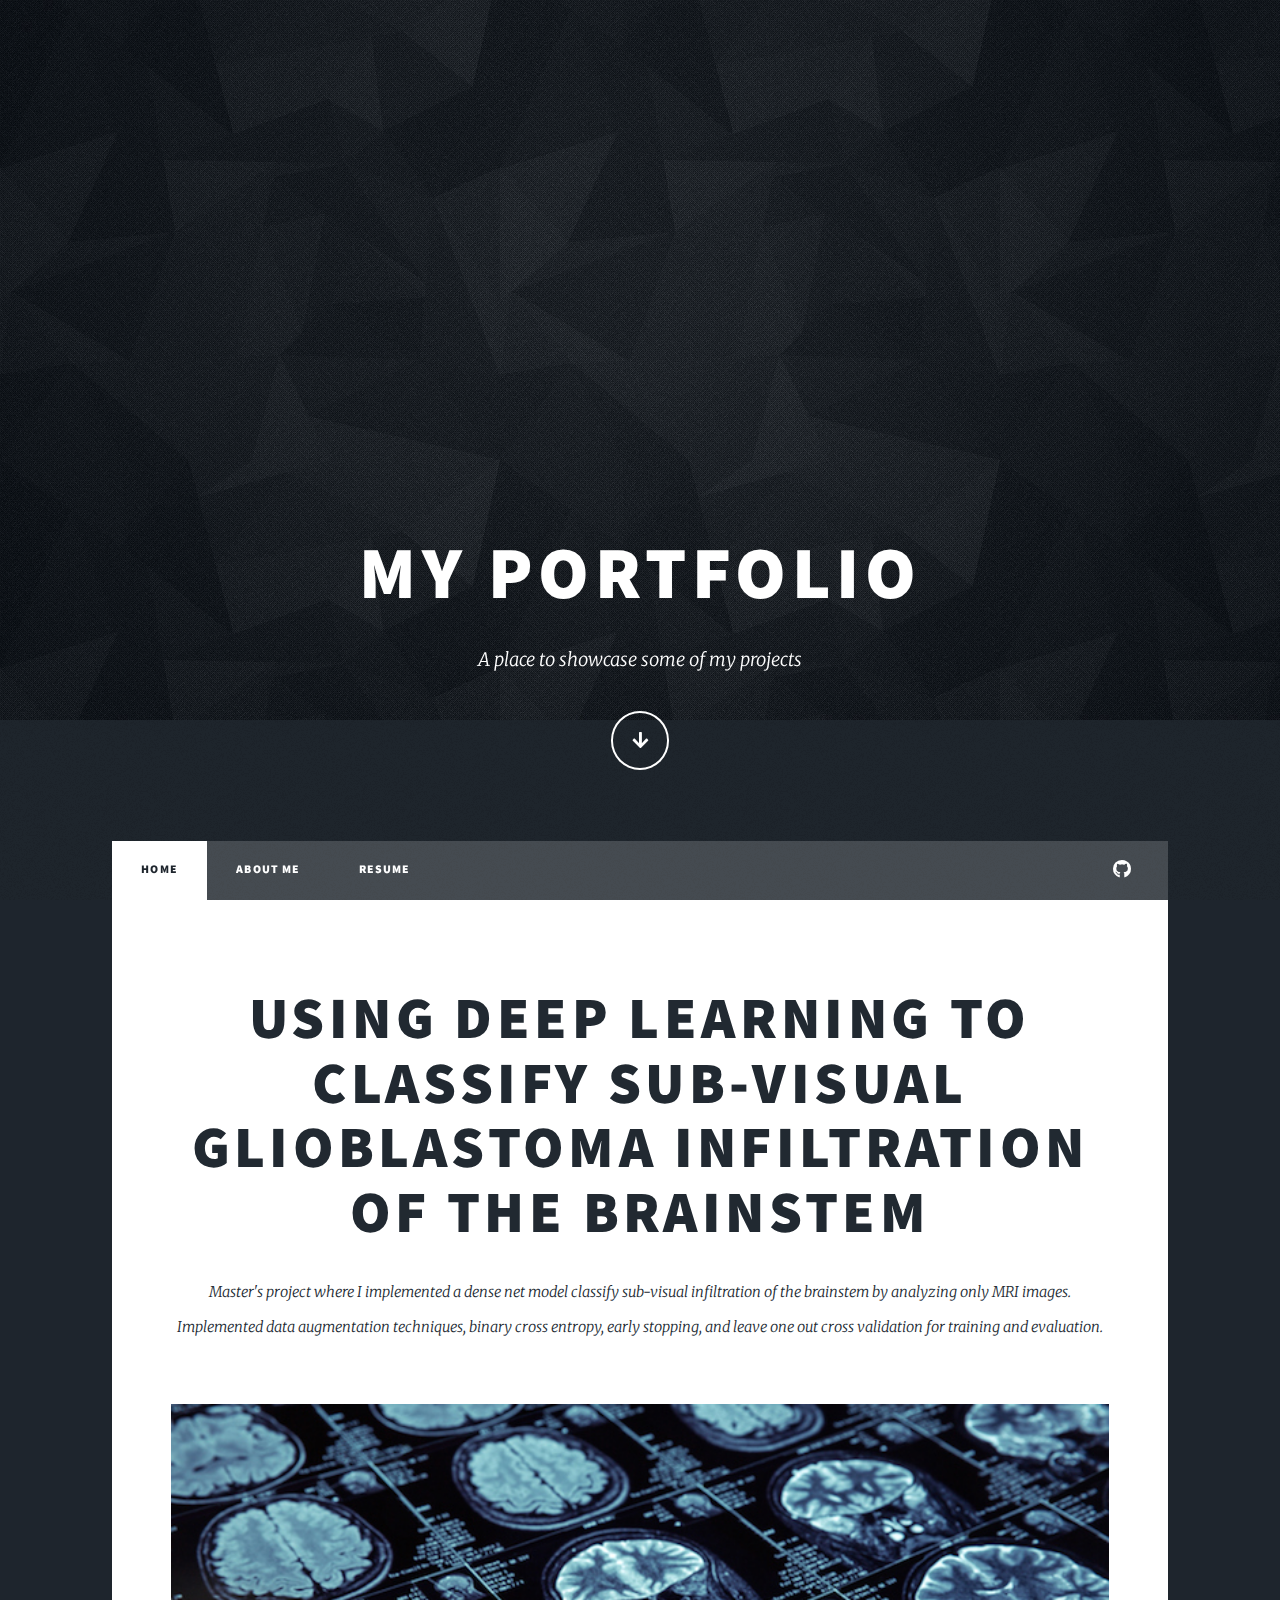
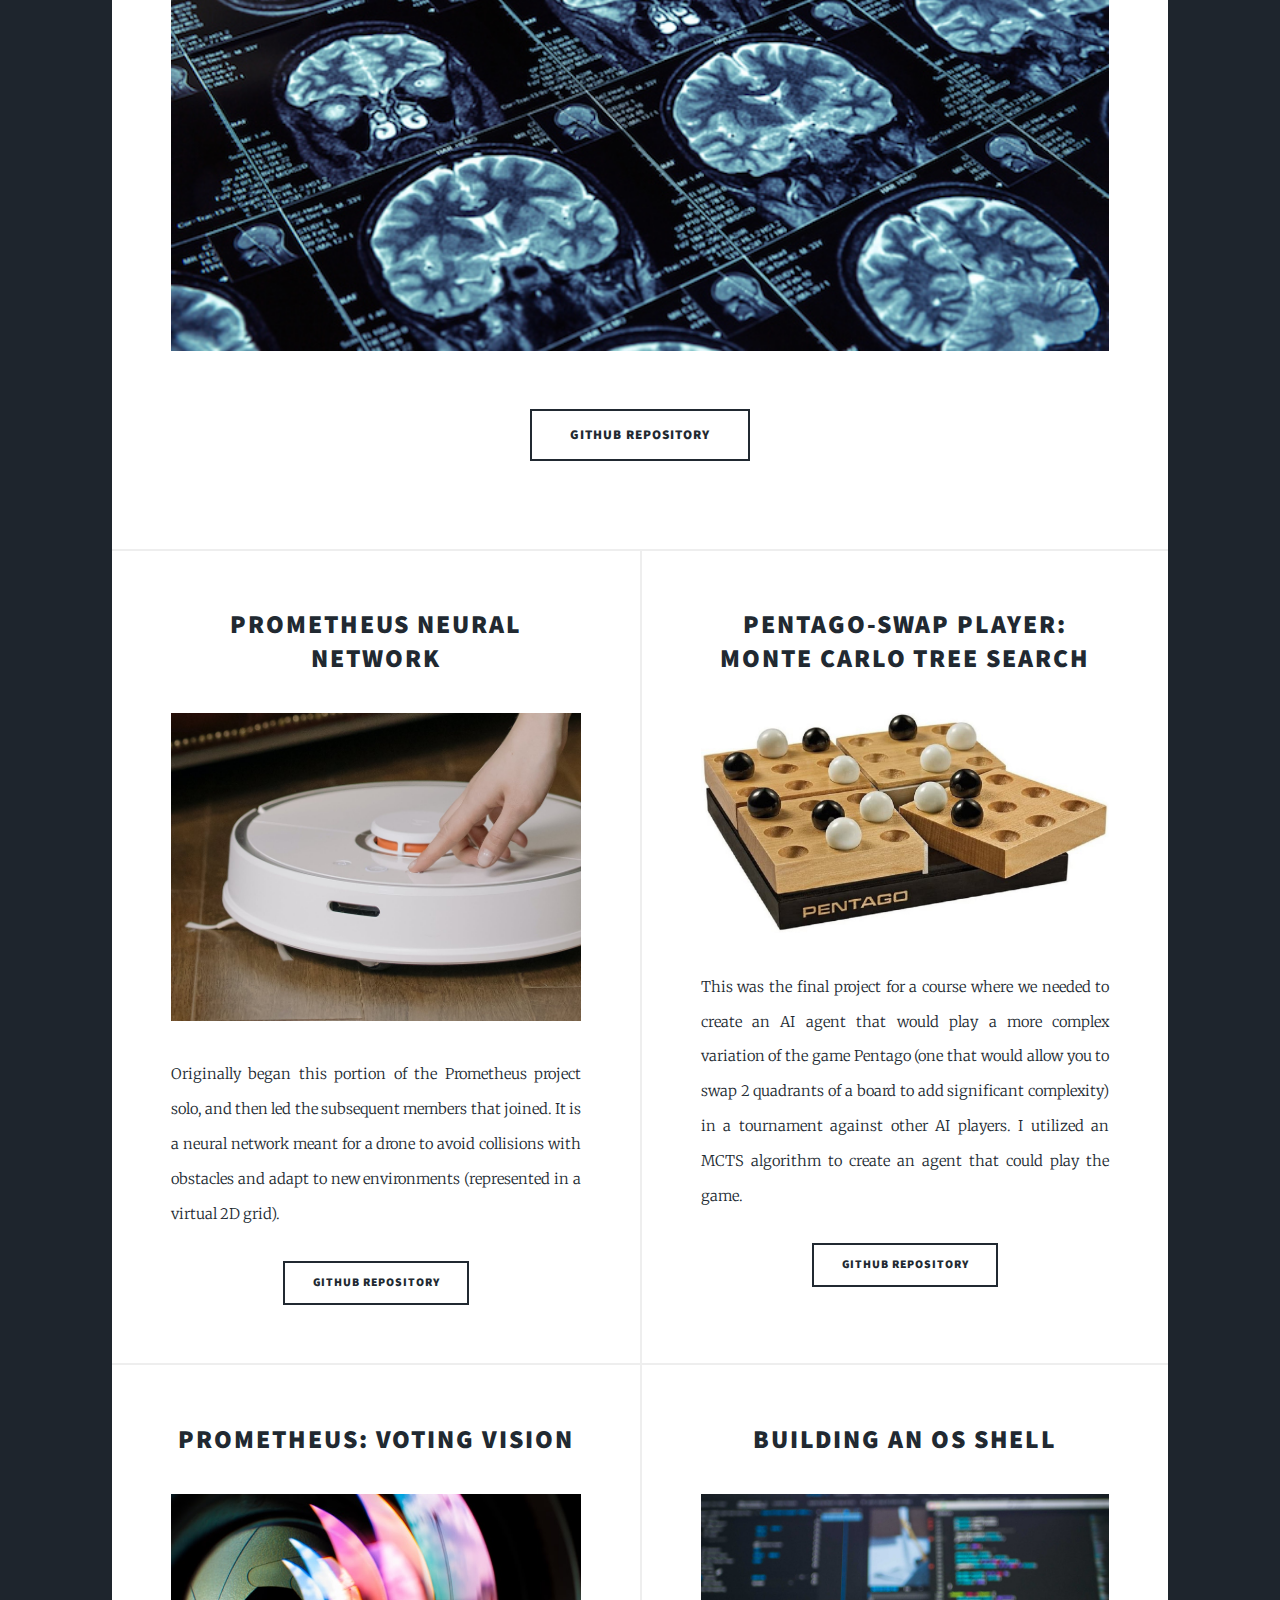
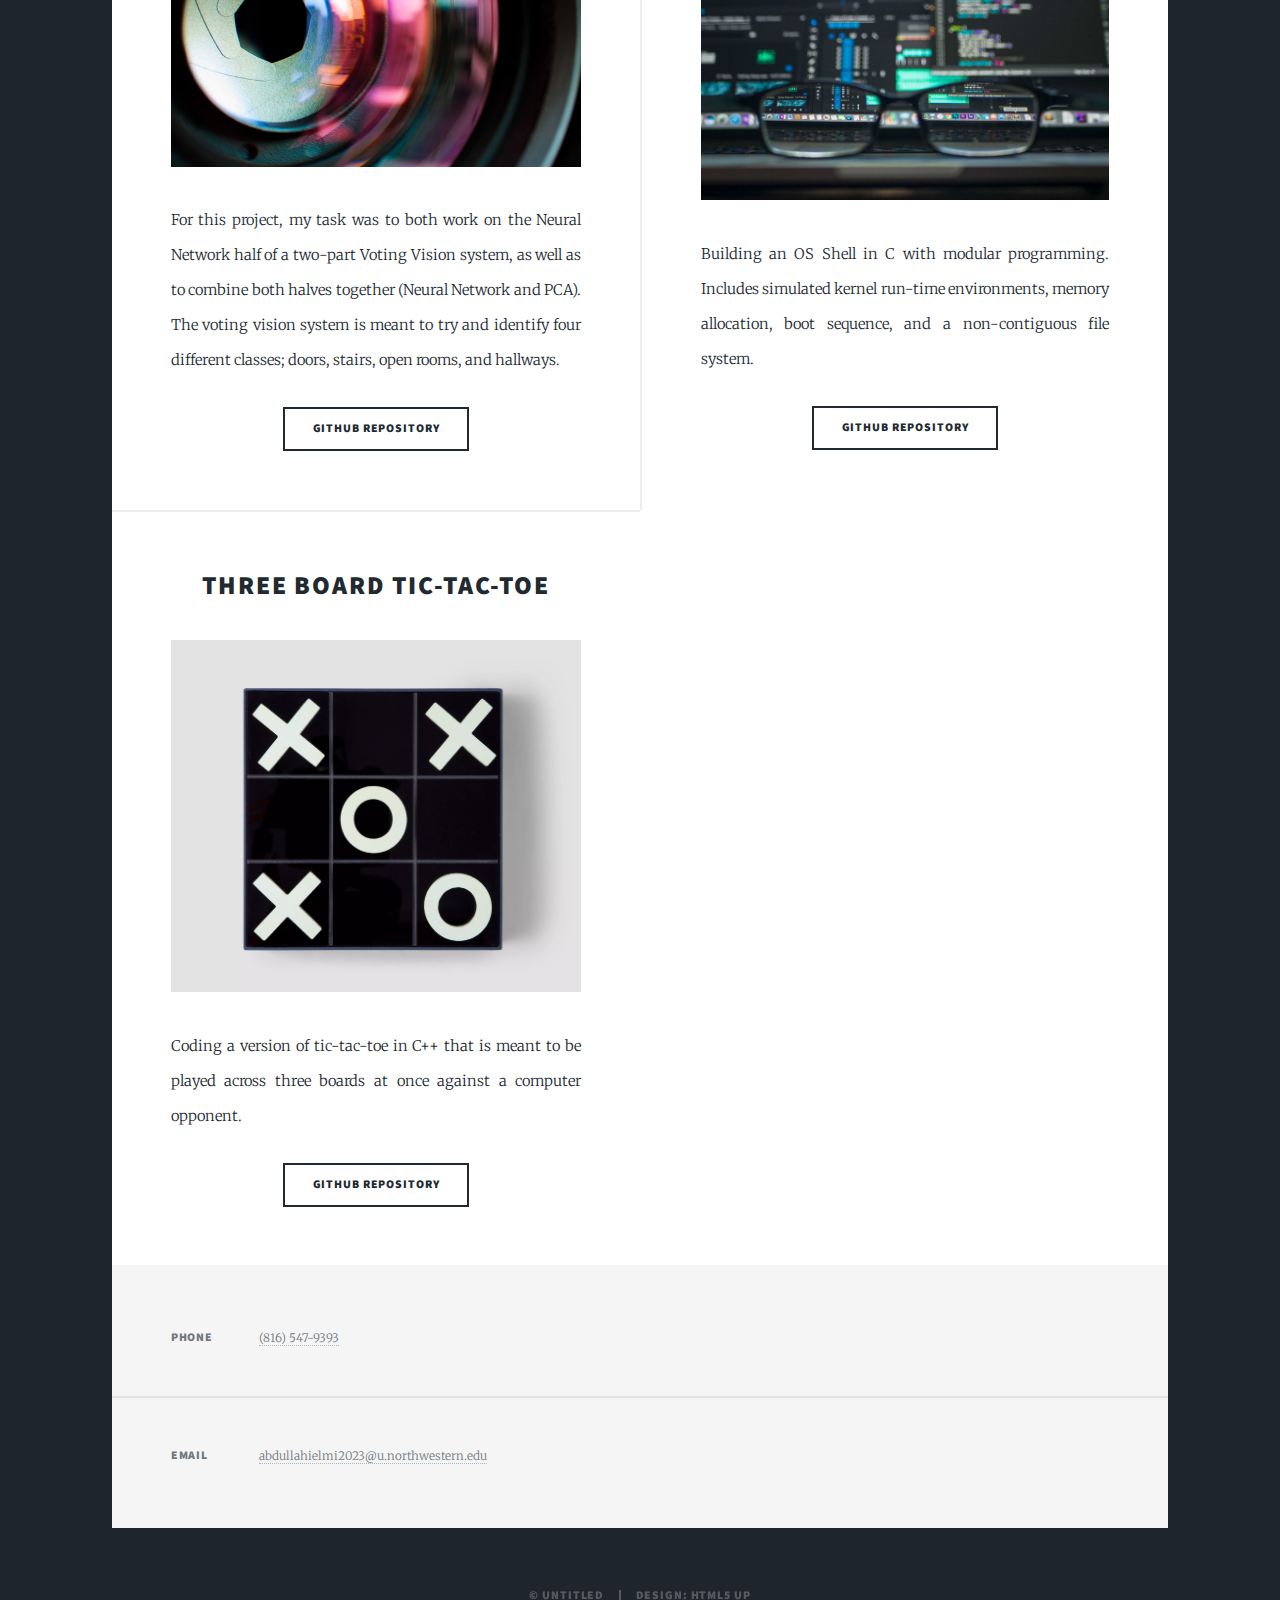
<file: index.html>
<!DOCTYPE HTML>
<!--
	Massively by HTML5 UP
	html5up.net | @ajlkn
	Free for personal and commercial use under the CCA 3.0 license (html5up.net/license)
-->
<html>
	<head>
		<title>Abdullahi Elmi</title>
		<meta charset="utf-8" />
		<meta name="viewport" content="width=device-width, initial-scale=1, user-scalable=no" />
		<link rel="stylesheet" href="assets/css/main.css" />
		<noscript><link rel="stylesheet" href="assets/css/noscript.css" /></noscript>
	</head>
	<body class="is-preload">

		<!-- Wrapper -->
			<div id="wrapper" class="fade-in">

				<!-- Intro -->
					<div id="intro">
						<h1>My Portfolio</h1>
						<p>A place to showcase some of my projects</p>
						<ul class="actions">
							<li><a href="#header" class="button icon solid solo fa-arrow-down scrolly">Continue</a></li>
						</ul>
					</div>

				<!-- Header -->
					<header id="header">
						<a href="index.html" class="logo">Portfolio</a>
					</header>

				<!-- Nav -->
					<nav id="nav">
						<ul class="links">
							<li class="active"><a href="index.html">Home</a></li>
							<li><a href="about.html">About Me</a></li>
							<li><a href="assets/Elmi Resume.pdf">Resume</a></li>
						</ul>
						<ul class="icons">
							<li><a href="https://github.com/Abdullahi-Elmi" class="icon brands fa-github"><span class="label">GitHub</span></a></li>
						</ul>
					</nav>

				<!-- Main -->
					<div id="main">

						<!-- Featured Post -->
							<article class="post featured">
								<header class="major">
									<h2><a href="https://github.com/Abdullahi-Elmi/MS-Project">Using Deep Learning To Classify Sub-Visual Glioblastoma Infiltration Of The Brainstem</a></h2>
									<p>Master's project where I implemented a dense net model classify sub-visual infiltration of the brainstem by analyzing only MRI images.
										Implemented data augmentation techniques, binary cross entropy, early stopping, and leave one out cross validation for training and evaluation.
									</p>
								</header>
								<a href="https://github.com/Abdullahi-Elmi/MS-Project" class="image main"><img src="images/mris.jpg" alt="" /></a>
								<ul class="actions special">
									<li><a href="https://github.com/Abdullahi-Elmi/MS-Project" class="button large">Github Repository</a></li>
								</ul>
							</article>

						<!-- Posts -->
							<section class="posts">
								<article>
									<header>
										<h2><a href="https://github.com/Abdullahi-Elmi/Prometheus-Neural-Network">Prometheus Neural Network</a></h2>
									</header>
									<a href="https://github.com/Abdullahi-Elmi/Prometheus-Neural-Network" class="image fit"><img src="images/drone.jpg" alt="" /></a>
									<p>Originally began this portion of the Prometheus project solo, and then led the subsequent members that joined.
										It is a neural network meant for a drone to avoid collisions with obstacles and adapt to new environments (represented in a virtual 2D grid).</p>
									<ul class="actions special">
										<li><a href="https://github.com/Abdullahi-Elmi/Prometheus-Neural-Network" class="button">Github Repository</a></li>
									</ul>
								</article>
								<article>
									<header>
										<h2><a href="https://github.com/Abdullahi-Elmi/Pentago-Swap">Pentago-Swap Player: Monte Carlo Tree Search</a></h2>
									</header>
									<a href="https://github.com/Abdullahi-Elmi/Pentago-Swap" class="image fit"><img src="images/pentago.jpg" alt="" /></a>
									<p>This was the final project for a course where we needed to create an AI agent that would play a more complex variation of
									the game Pentago (one that would allow you to swap 2 quadrants of a board to add significant complexity) in a tournament against
									other AI players. I utilized an MCTS algorithm to create an agent that could play the game.</p>
									<ul class="actions special">
										<li><a href="https://github.com/Abdullahi-Elmi/Pentago-Swap" class="button">Github Repository</a></li>
									</ul>
								</article>
								<article>
									<header>
										<h2><a href="https://github.com/Abdullahi-Elmi/Prometheus-Voting-Vision">Prometheus: Voting Vision</a></h2>
									</header>
									<a href="https://github.com/Abdullahi-Elmi/Prometheus-Voting-Vision" class="image fit"><img src="images/lens1.jpg" alt="" /></a>
									<p>For this project, my task was to both work on the Neural Network half of a two-part Voting Vision system, as well as to combine
										both halves together (Neural Network and PCA). The voting vision system is meant to try and identify four different classes; doors,
									  stairs, open rooms, and hallways.</p>
									<ul class="actions special">
										<li><a href="https://github.com/Abdullahi-Elmi/Prometheus-Voting-Vision" class="button">Github Repository</a></li>
									</ul>
								</article>
								<article>
									<header>
										<h2><a href="https://github.com/Abdullahi-Elmi/OS-Shell">Building An OS Shell</a></h2>
									</header>
									<a href="https://github.com/Abdullahi-Elmi/OS-Shell" class="image fit"><img src="images/glasses.jpg" alt="" /></a>
									<p>Building an OS Shell in C with modular programming. Includes simulated kernel run-time environments, memory allocation,
										 boot sequence, and a non-contiguous file system.</p>
									<ul class="actions special">
										<li><a href="https://github.com/Abdullahi-Elmi/OS-Shell" class="button">Github Repository</a></li>
									</ul>
								</article>
								<article>
									<header>
										<h2><a href="https://github.com/Abdullahi-Elmi/Triple-Tic-Tac-Toe"> Three Board Tic-Tac-Toe</a></h2>
									</header>
									<a href="https://github.com/Abdullahi-Elmi/Triple-Tic-Tac-Toe" class="image fit"><img src="images/tictactoe.jpg" alt="" /></a>
									<p>Coding a version of tic-tac-toe in C++ that is meant to be played across three boards at once against a computer opponent.</p>
									<ul class="actions special">
										<li><a href="https://github.com/Abdullahi-Elmi/Triple-Tic-Tac-Toe" class="button">Github Repository</a></li>
									</ul>
								</article>
							</section>

					</div>

				<!-- Footer -->
					<footer id="footer">
						<section class="split contact">
							<section>
								<h3>Phone</h3>
								<p><a href="#">(816) 547-9393</a></p>
							</section>
							<section>
								<h3>Email</h3>
								<p><a href="#">abdullahielmi2023@u.northwestern.edu</a></p>
							</section>
						</section>
					</footer>

				<!-- Copyright -->
					<div id="copyright">
						<ul><li>&copy; Untitled</li><li>Design: <a href="https://html5up.net">HTML5 UP</a></li></ul>
					</div>

			</div>

		<!-- Scripts -->
			<script src="assets/js/jquery.min.js"></script>
			<script src="assets/js/jquery.scrollex.min.js"></script>
			<script src="assets/js/jquery.scrolly.min.js"></script>
			<script src="assets/js/browser.min.js"></script>
			<script src="assets/js/breakpoints.min.js"></script>
			<script src="assets/js/util.js"></script>
			<script src="assets/js/main.js"></script>

	</body>
</html>
</file>
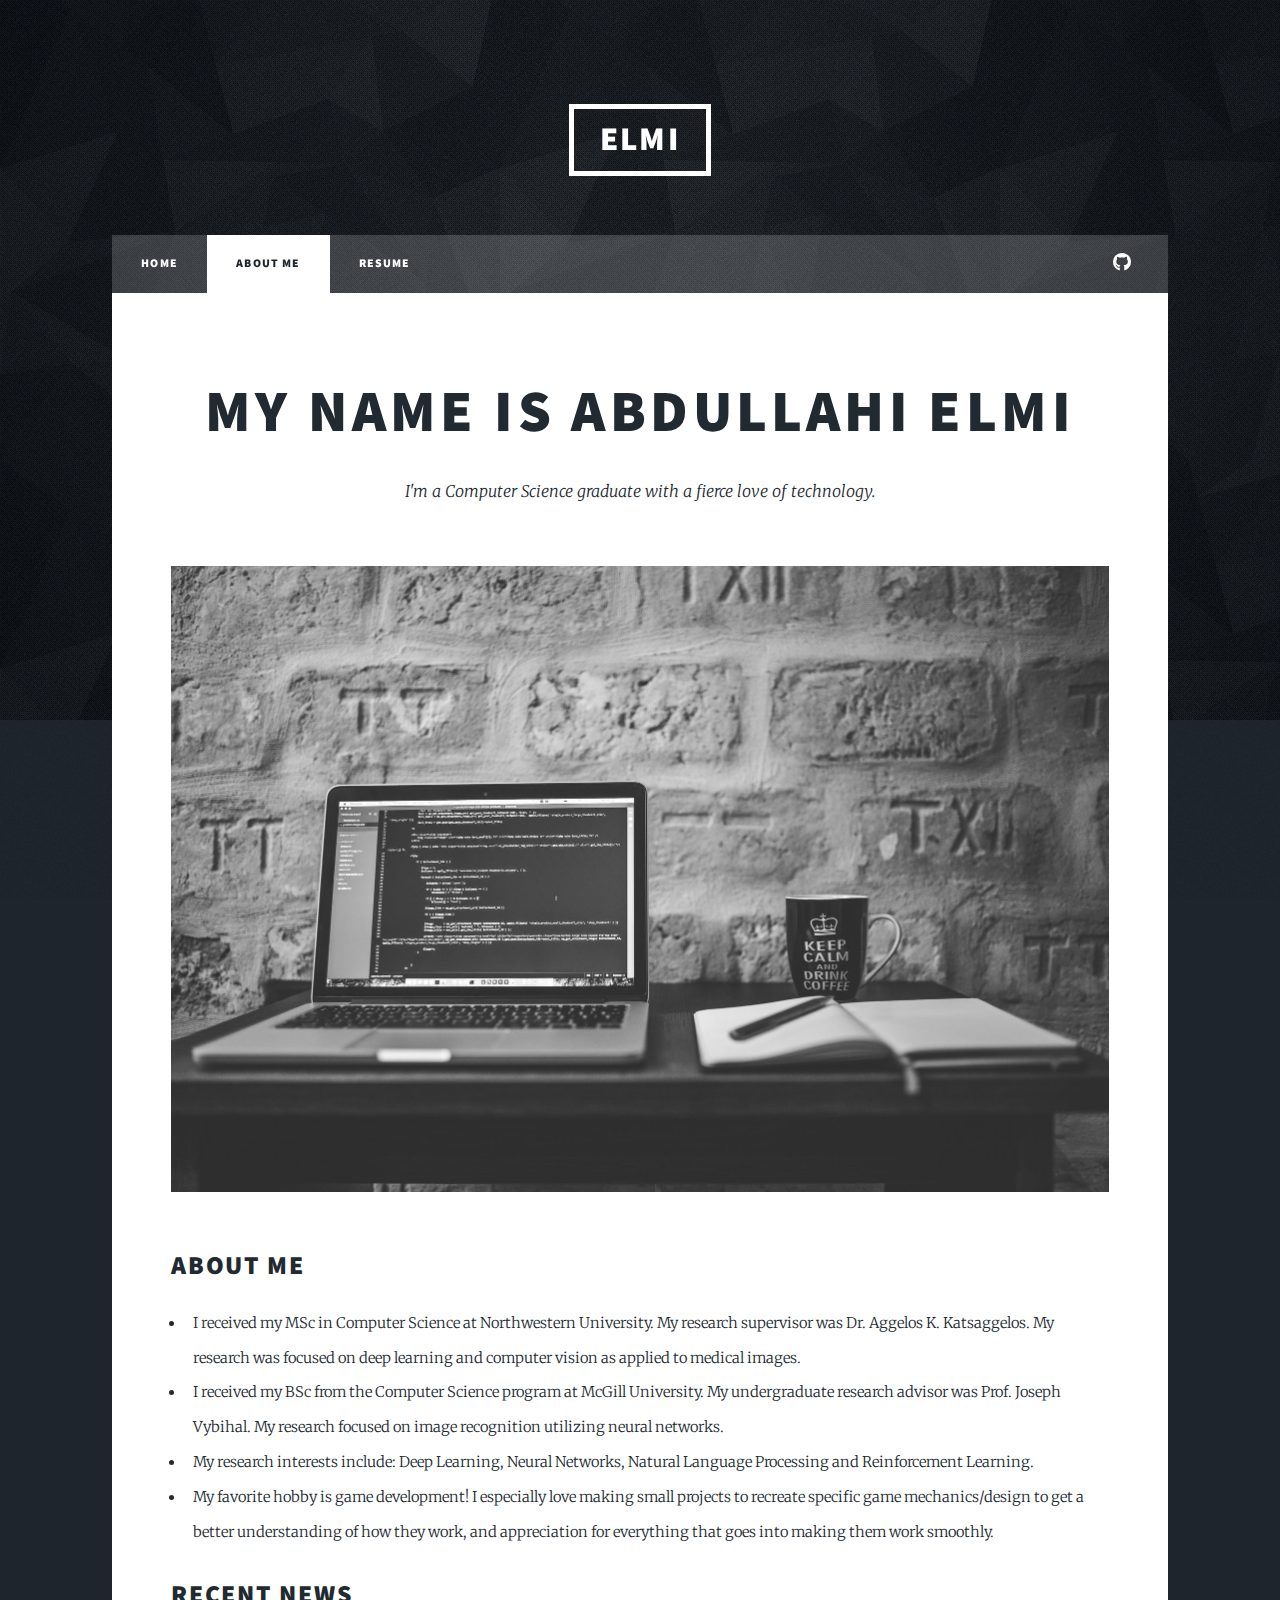
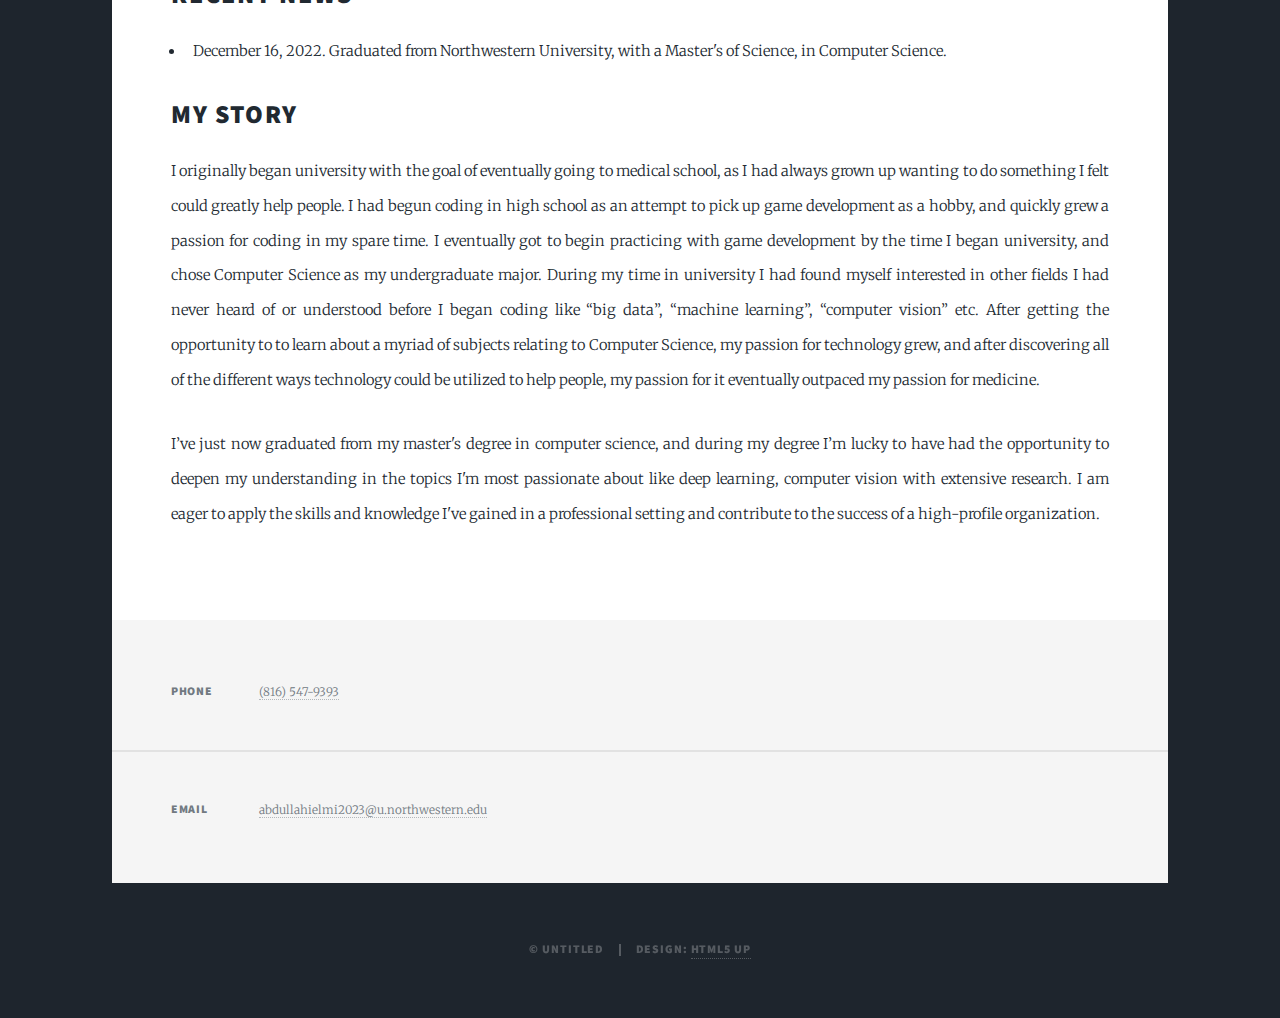
<file: about.html>
<!DOCTYPE HTML>
<!--
	Massively by HTML5 UP
	html5up.net | @ajlkn
	Free for personal and commercial use under the CCA 3.0 license (html5up.net/license)
-->
<html>
	<head>
		<title>Abdullahi Elmi</title>
		<meta charset="utf-8" />
		<meta name="viewport" content="width=device-width, initial-scale=1, user-scalable=no" />
		<link rel="stylesheet" href="assets/css/main.css" />
		<noscript><link rel="stylesheet" href="assets/css/noscript.css" /></noscript>
	</head>
	<body class="is-preload">

		<!-- Wrapper -->
			<div id="wrapper">

				<!-- Header -->
					<header id="header">
						<a href="index.html" class="logo">Elmi</a>
					</header>

				<!-- Nav -->
					<nav id="nav">
						<ul class="links">
							<li><a href="index.html">Home</a></li>
							<li class="active"><a href="about.html">About Me</a></li>
							<li><a href="assets/Elmi Resume.pdf">Resume</a></li>
						</ul>
						<ul class="icons">
							<li><a href="https://github.com/Abdullahi-Elmi" class="icon brands fa-github"><span class="label">GitHub</span></a></li>
						</ul>
					</nav>

				<!-- Main -->
					<div id="main">

						<!-- Post -->
							<section class="post">
								<header class="major">
									<h1>My Name Is Abdullahi Elmi</h1>
									<p>I'm a Computer Science graduate with a fierce love of technology.</p>
								</header>
								<div class="image main"><img src="images/bw.jpg" alt="" /></div>
								<h2>About Me</h2>
								<ul>
								  <li>I received my MSc in Computer Science at Northwestern University. My research supervisor was
										Dr. Aggelos K. Katsaggelos. My research was focused on deep learning and computer vision as applied to medical images.</li>
								  <li>I received my BSc from the Computer Science program at McGill University. My undergraduate research advisor was
										Prof. Joseph Vybihal. My research focused on image recognition utilizing neural networks.</li>
								  <li>My research interests include: Deep Learning, Neural Networks, Natural Language Processing and Reinforcement Learning.</li>
								  <li>My favorite hobby is game development! I especially love making small projects to recreate specific game mechanics/design
									to get a better understanding of how they work, and appreciation for everything that goes into making them work smoothly.</li>
								</ul>
								<h2>Recent News</h2>
								<ul>
								  <li>December 16, 2022. Graduated from Northwestern University, with a Master's of Science, in Computer Science.</li>
								</ul>
								<h2>My Story</h2>
								<p>
									I originally began university with the goal of eventually going to medical school, as I had always grown up wanting
									to do something I felt could greatly help people. I had begun coding in high school as an attempt to pick up game
									development as a hobby, and quickly grew a passion for coding in my spare time. I eventually got to begin practicing
									with game development by the time I began university, and chose Computer Science as my undergraduate major. During my
									time in university I had found myself interested in other fields I had never heard of or understood before I began
									coding like “big data”, “machine learning”, “computer vision” etc. After getting the opportunity to to learn about
									a myriad of subjects relating to Computer Science, my passion for technology grew, and after discovering all of the
									different ways technology could be utilized to help people, my passion for it eventually outpaced my passion for medicine.
								</p>

								<p>
									I’ve just now graduated from my master's degree in computer science, and during my degree I’m lucky to have had the opportunity 
									to deepen my understanding in the topics I'm most passionate about like deep learning, computer vision with extensive research. 
									I am eager to apply the skills and knowledge I've gained in a professional setting and contribute to the success of a high-profile 
									organization.
								</p>
							</section>

					</div>

					<!-- Footer -->
						<footer id="footer">
							<section class="split contact">
								<section>
									<h3>Phone</h3>
									<p><a href="#">(816) 547-9393</a></p>
								</section>
								<section>
									<h3>Email</h3>
									<p><a href="#">abdullahielmi2023@u.northwestern.edu</a></p>
								</section>
							</section>
						</footer>

				<!-- Copyright -->
					<div id="copyright">
						<ul><li>&copy; Untitled</li><li>Design: <a href="https://html5up.net">HTML5 UP</a></li></ul>
					</div>

			</div>

		<!-- Scripts -->
			<script src="assets/js/jquery.min.js"></script>
			<script src="assets/js/jquery.scrollex.min.js"></script>
			<script src="assets/js/jquery.scrolly.min.js"></script>
			<script src="assets/js/browser.min.js"></script>
			<script src="assets/js/breakpoints.min.js"></script>
			<script src="assets/js/util.js"></script>
			<script src="assets/js/main.js"></script>

	</body>
</html>
</file>
<file: assets/css/main.css>
@import url(fontawesome-all.min.css);
@import url("https://fonts.googleapis.com/css?family=Merriweather:300,700,300italic,700italic|Source+Sans+Pro:900");

/*
	Massively by HTML5 UP
	html5up.net | @ajlkn
	Free for personal and commercial use under the CCA 3.0 license (html5up.net/license)
*/

html, body, div, span, applet, object,
iframe, h1, h2, h3, h4, h5, h6, p, blockquote,
pre, a, abbr, acronym, address, big, cite,
code, del, dfn, em, img, ins, kbd, q, s, samp,
small, strike, strong, sub, sup, tt, var, b,
u, i, center, dl, dt, dd, ol, ul, li, fieldset,
form, label, legend, table, caption, tbody,
tfoot, thead, tr, th, td, article, aside,
canvas, details, embed, figure, figcaption,
footer, header, hgroup, menu, nav, output, ruby,
section, summary, time, mark, audio, video {
	margin: 0;
	padding: 0;
	border: 0;
	font-size: 100%;
	font: inherit;
	vertical-align: baseline;}

article, aside, details, figcaption, figure,
footer, header, hgroup, menu, nav, section {
	display: block;}

body {
	line-height: 1;
}

ol, ul {
	list-style: none;
}

blockquote, q {
	quotes: none;
}

	blockquote:before, blockquote:after, q:before, q:after {
		content: '';
		content: none;
	}

table {
	border-collapse: collapse;
	border-spacing: 0;
}

body {
	-webkit-text-size-adjust: none;
}

mark {
	background-color: transparent;
	color: inherit;
}

input::-moz-focus-inner {
	border: 0;
	padding: 0;
}

input, select, textarea {
	-moz-appearance: none;
	-webkit-appearance: none;
	-ms-appearance: none;
	appearance: none;
}

/* Basic */

	@-ms-viewport {
		width: device-width;
	}

	body {
		-ms-overflow-style: scrollbar;
	}

	@media screen and (max-width: 480px) {

		html, body {
			min-width: 320px;
		}

	}

	html {
		box-sizing: border-box;
	}

	*, *:before, *:after {
		box-sizing: inherit;
	}

	body {
		background-color: #1e252d;
	}

		body.is-preload *, body.is-preload *:before, body.is-preload *:after {
			-moz-animation: none !important;
			-webkit-animation: none !important;
			-ms-animation: none !important;
			animation: none !important;
			-moz-transition: none !important;
			-webkit-transition: none !important;
			-ms-transition: none !important;
			transition: none !important;
		}

/* Type */

	html {
		font-size: 16pt;
	}

		@media screen and (max-width: 1680px) {

			html {
				font-size: 12pt;
			}

		}

		@media screen and (max-width: 1280px) {

			html {
				font-size: 11pt;
			}

		}

		@media screen and (max-width: 360px) {

			html {
				font-size: 10pt;
			}

		}

	body {
		color: #212931;
	}

	body, input, select, textarea {
		font-family: "Merriweather", Georgia, serif;
		font-weight: 300;
		font-size: 1rem;
		line-height: 2.375;
	}

	a {
		-moz-transition: color 0.2s ease-in-out, background-color 0.2s ease-in-out, border-color 0.2s ease-in-out, box-shadow 0.2s ease-in-out;
		-webkit-transition: color 0.2s ease-in-out, background-color 0.2s ease-in-out, border-color 0.2s ease-in-out, box-shadow 0.2s ease-in-out;
		-ms-transition: color 0.2s ease-in-out, background-color 0.2s ease-in-out, border-color 0.2s ease-in-out, box-shadow 0.2s ease-in-out;
		transition: color 0.2s ease-in-out, background-color 0.2s ease-in-out, border-color 0.2s ease-in-out, box-shadow 0.2s ease-in-out;
		border-bottom: dotted 1px;
		text-decoration: none;
	}

		a:hover {
			border-bottom-color: transparent;
		}

	strong, b {
		font-weight: 600;
	}

	em, i {
		font-style: italic;
	}

	p {
		text-align: justify;
		margin: 0 0 2rem 0;
	}

	h1, h2, h3, h4, h5, h6 {
		font-family: "Source Sans Pro", Helvetica, sans-serif;
		font-weight: 900;
		line-height: 1.5;
		letter-spacing: 0.075em;
		text-transform: uppercase;
		margin: 0 0 1rem 0;
	}

		h1 a, h2 a, h3 a, h4 a, h5 a, h6 a {
			border-bottom: 0;
			color: inherit;
			text-decoration: none;
		}

	h1 {
		font-size: 4rem;
		line-height: 1.1;
		margin: 0 0 2rem 0;
	}

	h2 {
		font-size: 1.75rem;
		line-height: 1.3;
		margin: 0 0 1.5rem 0;
	}

	h3 {
		font-size: 1.25rem;
		margin: 0 0 1.5rem 0;
	}

	h4 {
		font-size: 1rem;
	}

	h5 {
		font-size: 0.9rem;
	}

	h6 {
		font-size: 0.8rem;
	}

	sub {
		font-size: 0.8rem;
		position: relative;
		top: 0.5rem;
	}

	sup {
		font-size: 0.8rem;
		position: relative;
		top: -0.5rem;
	}

	blockquote {
		border-left: solid 4px;
		font-style: italic;
		margin: 0 0 2rem 0;
		padding: 0.5rem 0 0.5rem 2rem;
	}

	code {
		border: solid 2px;
		font-family: "Courier New", monospace;
		font-size: 0.9rem;
		margin: 0 0.25rem;
		padding: 0.25rem 0.65rem;
	}

	pre {
		-webkit-overflow-scrolling: touch;
		font-family: "Courier New", monospace;
		font-size: 0.9rem;
		margin: 0 0 2rem 0;
	}

		pre code {
			display: block;
			line-height: 1.75;
			padding: 1rem 1.5rem;
			overflow-x: auto;
		}

	hr {
		border: 0;
		border-bottom: solid 2px;
		margin: 3rem 0;
	}

		hr.major {
			margin: 5rem 0;
		}

	.align-left {
		text-align: left;
	}

	.align-center {
		text-align: center;
	}

	.align-right {
		text-align: right;
	}

	input, select, textarea {
		color: #212931;
	}

	a {
		color: #212931;
		border-bottom-color: rgba(33, 41, 49, 0.5);
	}

		a:hover {
			border-bottom-color: transparent;
			color: #18bfef !important;
		}

	strong, b {
		color: #212931;
	}

	h1, h2, h3, h4, h5, h6 {
		color: #212931;
	}

	blockquote {
		border-left-color: #eeeeee;
	}

	code {
		background: rgba(220, 220, 220, 0.25);
		border-color: #eeeeee;
	}

	hr {
		border-bottom-color: #eeeeee;
	}

/* Row */

	.row {
		display: flex;
		flex-wrap: wrap;
		box-sizing: border-box;
		align-items: stretch;
	}

		.row > * {
			box-sizing: border-box;
		}

		.row.gtr-uniform > * > :last-child {
			margin-bottom: 0;
		}

		.row.aln-left {
			justify-content: flex-start;
		}

		.row.aln-center {
			justify-content: center;
		}

		.row.aln-right {
			justify-content: flex-end;
		}

		.row.aln-top {
			align-items: flex-start;
		}

		.row.aln-middle {
			align-items: center;
		}

		.row.aln-bottom {
			align-items: flex-end;
		}

		.row > .imp {
			order: -1;
		}

		.row > .col-1 {
			width: 8.33333%;
		}

		.row > .off-1 {
			margin-left: 8.33333%;
		}

		.row > .col-2 {
			width: 16.66667%;
		}

		.row > .off-2 {
			margin-left: 16.66667%;
		}

		.row > .col-3 {
			width: 25%;
		}

		.row > .off-3 {
			margin-left: 25%;
		}

		.row > .col-4 {
			width: 33.33333%;
		}

		.row > .off-4 {
			margin-left: 33.33333%;
		}

		.row > .col-5 {
			width: 41.66667%;
		}

		.row > .off-5 {
			margin-left: 41.66667%;
		}

		.row > .col-6 {
			width: 50%;
		}

		.row > .off-6 {
			margin-left: 50%;
		}

		.row > .col-7 {
			width: 58.33333%;
		}

		.row > .off-7 {
			margin-left: 58.33333%;
		}

		.row > .col-8 {
			width: 66.66667%;
		}

		.row > .off-8 {
			margin-left: 66.66667%;
		}

		.row > .col-9 {
			width: 75%;
		}

		.row > .off-9 {
			margin-left: 75%;
		}

		.row > .col-10 {
			width: 83.33333%;
		}

		.row > .off-10 {
			margin-left: 83.33333%;
		}

		.row > .col-11 {
			width: 91.66667%;
		}

		.row > .off-11 {
			margin-left: 91.66667%;
		}

		.row > .col-12 {
			width: 100%;
		}

		.row > .off-12 {
			margin-left: 100%;
		}

		.row.gtr-0 {
			margin-top: 0;
			margin-left: 0rem;
		}

			.row.gtr-0 > * {
				padding: 0 0 0 0rem;
			}

			.row.gtr-0.gtr-uniform {
				margin-top: 0rem;
			}

				.row.gtr-0.gtr-uniform > * {
					padding-top: 0rem;
				}

		.row.gtr-25 {
			margin-top: 0;
			margin-left: -0.375rem;
		}

			.row.gtr-25 > * {
				padding: 0 0 0 0.375rem;
			}

			.row.gtr-25.gtr-uniform {
				margin-top: -0.375rem;
			}

				.row.gtr-25.gtr-uniform > * {
					padding-top: 0.375rem;
				}

		.row.gtr-50 {
			margin-top: 0;
			margin-left: -0.75rem;
		}

			.row.gtr-50 > * {
				padding: 0 0 0 0.75rem;
			}

			.row.gtr-50.gtr-uniform {
				margin-top: -0.75rem;
			}

				.row.gtr-50.gtr-uniform > * {
					padding-top: 0.75rem;
				}

		.row {
			margin-top: 0;
			margin-left: -1.5rem;
		}

			.row > * {
				padding: 0 0 0 1.5rem;
			}

			.row.gtr-uniform {
				margin-top: -1.5rem;
			}

				.row.gtr-uniform > * {
					padding-top: 1.5rem;
				}

		.row.gtr-150 {
			margin-top: 0;
			margin-left: -2.25rem;
		}

			.row.gtr-150 > * {
				padding: 0 0 0 2.25rem;
			}

			.row.gtr-150.gtr-uniform {
				margin-top: -2.25rem;
			}

				.row.gtr-150.gtr-uniform > * {
					padding-top: 2.25rem;
				}

		.row.gtr-200 {
			margin-top: 0;
			margin-left: -3rem;
		}

			.row.gtr-200 > * {
				padding: 0 0 0 3rem;
			}

			.row.gtr-200.gtr-uniform {
				margin-top: -3rem;
			}

				.row.gtr-200.gtr-uniform > * {
					padding-top: 3rem;
				}

		@media screen and (max-width: 1680px) {

			.row {
				display: flex;
				flex-wrap: wrap;
				box-sizing: border-box;
				align-items: stretch;
			}

				.row > * {
					box-sizing: border-box;
				}

				.row.gtr-uniform > * > :last-child {
					margin-bottom: 0;
				}

				.row.aln-left {
					justify-content: flex-start;
				}

				.row.aln-center {
					justify-content: center;
				}

				.row.aln-right {
					justify-content: flex-end;
				}

				.row.aln-top {
					align-items: flex-start;
				}

				.row.aln-middle {
					align-items: center;
				}

				.row.aln-bottom {
					align-items: flex-end;
				}

				.row > .imp-xlarge {
					order: -1;
				}

				.row > .col-1-xlarge {
					width: 8.33333%;
				}

				.row > .off-1-xlarge {
					margin-left: 8.33333%;
				}

				.row > .col-2-xlarge {
					width: 16.66667%;
				}

				.row > .off-2-xlarge {
					margin-left: 16.66667%;
				}

				.row > .col-3-xlarge {
					width: 25%;
				}

				.row > .off-3-xlarge {
					margin-left: 25%;
				}

				.row > .col-4-xlarge {
					width: 33.33333%;
				}

				.row > .off-4-xlarge {
					margin-left: 33.33333%;
				}

				.row > .col-5-xlarge {
					width: 41.66667%;
				}

				.row > .off-5-xlarge {
					margin-left: 41.66667%;
				}

				.row > .col-6-xlarge {
					width: 50%;
				}

				.row > .off-6-xlarge {
					margin-left: 50%;
				}

				.row > .col-7-xlarge {
					width: 58.33333%;
				}

				.row > .off-7-xlarge {
					margin-left: 58.33333%;
				}

				.row > .col-8-xlarge {
					width: 66.66667%;
				}

				.row > .off-8-xlarge {
					margin-left: 66.66667%;
				}

				.row > .col-9-xlarge {
					width: 75%;
				}

				.row > .off-9-xlarge {
					margin-left: 75%;
				}

				.row > .col-10-xlarge {
					width: 83.33333%;
				}

				.row > .off-10-xlarge {
					margin-left: 83.33333%;
				}

				.row > .col-11-xlarge {
					width: 91.66667%;
				}

				.row > .off-11-xlarge {
					margin-left: 91.66667%;
				}

				.row > .col-12-xlarge {
					width: 100%;
				}

				.row > .off-12-xlarge {
					margin-left: 100%;
				}

				.row.gtr-0 {
					margin-top: 0;
					margin-left: 0rem;
				}

					.row.gtr-0 > * {
						padding: 0 0 0 0rem;
					}

					.row.gtr-0.gtr-uniform {
						margin-top: 0rem;
					}

						.row.gtr-0.gtr-uniform > * {
							padding-top: 0rem;
						}

				.row.gtr-25 {
					margin-top: 0;
					margin-left: -0.375rem;
				}

					.row.gtr-25 > * {
						padding: 0 0 0 0.375rem;
					}

					.row.gtr-25.gtr-uniform {
						margin-top: -0.375rem;
					}

						.row.gtr-25.gtr-uniform > * {
							padding-top: 0.375rem;
						}

				.row.gtr-50 {
					margin-top: 0;
					margin-left: -0.75rem;
				}

					.row.gtr-50 > * {
						padding: 0 0 0 0.75rem;
					}

					.row.gtr-50.gtr-uniform {
						margin-top: -0.75rem;
					}

						.row.gtr-50.gtr-uniform > * {
							padding-top: 0.75rem;
						}

				.row {
					margin-top: 0;
					margin-left: -1.5rem;
				}

					.row > * {
						padding: 0 0 0 1.5rem;
					}

					.row.gtr-uniform {
						margin-top: -1.5rem;
					}

						.row.gtr-uniform > * {
							padding-top: 1.5rem;
						}

				.row.gtr-150 {
					margin-top: 0;
					margin-left: -2.25rem;
				}

					.row.gtr-150 > * {
						padding: 0 0 0 2.25rem;
					}

					.row.gtr-150.gtr-uniform {
						margin-top: -2.25rem;
					}

						.row.gtr-150.gtr-uniform > * {
							padding-top: 2.25rem;
						}

				.row.gtr-200 {
					margin-top: 0;
					margin-left: -3rem;
				}

					.row.gtr-200 > * {
						padding: 0 0 0 3rem;
					}

					.row.gtr-200.gtr-uniform {
						margin-top: -3rem;
					}

						.row.gtr-200.gtr-uniform > * {
							padding-top: 3rem;
						}

		}

		@media screen and (max-width: 1280px) {

			.row {
				display: flex;
				flex-wrap: wrap;
				box-sizing: border-box;
				align-items: stretch;
			}

				.row > * {
					box-sizing: border-box;
				}

				.row.gtr-uniform > * > :last-child {
					margin-bottom: 0;
				}

				.row.aln-left {
					justify-content: flex-start;
				}

				.row.aln-center {
					justify-content: center;
				}

				.row.aln-right {
					justify-content: flex-end;
				}

				.row.aln-top {
					align-items: flex-start;
				}

				.row.aln-middle {
					align-items: center;
				}

				.row.aln-bottom {
					align-items: flex-end;
				}

				.row > .imp-large {
					order: -1;
				}

				.row > .col-1-large {
					width: 8.33333%;
				}

				.row > .off-1-large {
					margin-left: 8.33333%;
				}

				.row > .col-2-large {
					width: 16.66667%;
				}

				.row > .off-2-large {
					margin-left: 16.66667%;
				}

				.row > .col-3-large {
					width: 25%;
				}

				.row > .off-3-large {
					margin-left: 25%;
				}

				.row > .col-4-large {
					width: 33.33333%;
				}

				.row > .off-4-large {
					margin-left: 33.33333%;
				}

				.row > .col-5-large {
					width: 41.66667%;
				}

				.row > .off-5-large {
					margin-left: 41.66667%;
				}

				.row > .col-6-large {
					width: 50%;
				}

				.row > .off-6-large {
					margin-left: 50%;
				}

				.row > .col-7-large {
					width: 58.33333%;
				}

				.row > .off-7-large {
					margin-left: 58.33333%;
				}

				.row > .col-8-large {
					width: 66.66667%;
				}

				.row > .off-8-large {
					margin-left: 66.66667%;
				}

				.row > .col-9-large {
					width: 75%;
				}

				.row > .off-9-large {
					margin-left: 75%;
				}

				.row > .col-10-large {
					width: 83.33333%;
				}

				.row > .off-10-large {
					margin-left: 83.33333%;
				}

				.row > .col-11-large {
					width: 91.66667%;
				}

				.row > .off-11-large {
					margin-left: 91.66667%;
				}

				.row > .col-12-large {
					width: 100%;
				}

				.row > .off-12-large {
					margin-left: 100%;
				}

				.row.gtr-0 {
					margin-top: 0;
					margin-left: 0rem;
				}

					.row.gtr-0 > * {
						padding: 0 0 0 0rem;
					}

					.row.gtr-0.gtr-uniform {
						margin-top: 0rem;
					}

						.row.gtr-0.gtr-uniform > * {
							padding-top: 0rem;
						}

				.row.gtr-25 {
					margin-top: 0;
					margin-left: -0.375rem;
				}

					.row.gtr-25 > * {
						padding: 0 0 0 0.375rem;
					}

					.row.gtr-25.gtr-uniform {
						margin-top: -0.375rem;
					}

						.row.gtr-25.gtr-uniform > * {
							padding-top: 0.375rem;
						}

				.row.gtr-50 {
					margin-top: 0;
					margin-left: -0.75rem;
				}

					.row.gtr-50 > * {
						padding: 0 0 0 0.75rem;
					}

					.row.gtr-50.gtr-uniform {
						margin-top: -0.75rem;
					}

						.row.gtr-50.gtr-uniform > * {
							padding-top: 0.75rem;
						}

				.row {
					margin-top: 0;
					margin-left: -1.5rem;
				}

					.row > * {
						padding: 0 0 0 1.5rem;
					}

					.row.gtr-uniform {
						margin-top: -1.5rem;
					}

						.row.gtr-uniform > * {
							padding-top: 1.5rem;
						}

				.row.gtr-150 {
					margin-top: 0;
					margin-left: -2.25rem;
				}

					.row.gtr-150 > * {
						padding: 0 0 0 2.25rem;
					}

					.row.gtr-150.gtr-uniform {
						margin-top: -2.25rem;
					}

						.row.gtr-150.gtr-uniform > * {
							padding-top: 2.25rem;
						}

				.row.gtr-200 {
					margin-top: 0;
					margin-left: -3rem;
				}

					.row.gtr-200 > * {
						padding: 0 0 0 3rem;
					}

					.row.gtr-200.gtr-uniform {
						margin-top: -3rem;
					}

						.row.gtr-200.gtr-uniform > * {
							padding-top: 3rem;
						}

		}

		@media screen and (max-width: 980px) {

			.row {
				display: flex;
				flex-wrap: wrap;
				box-sizing: border-box;
				align-items: stretch;
			}

				.row > * {
					box-sizing: border-box;
				}

				.row.gtr-uniform > * > :last-child {
					margin-bottom: 0;
				}

				.row.aln-left {
					justify-content: flex-start;
				}

				.row.aln-center {
					justify-content: center;
				}

				.row.aln-right {
					justify-content: flex-end;
				}

				.row.aln-top {
					align-items: flex-start;
				}

				.row.aln-middle {
					align-items: center;
				}

				.row.aln-bottom {
					align-items: flex-end;
				}

				.row > .imp-medium {
					order: -1;
				}

				.row > .col-1-medium {
					width: 8.33333%;
				}

				.row > .off-1-medium {
					margin-left: 8.33333%;
				}

				.row > .col-2-medium {
					width: 16.66667%;
				}

				.row > .off-2-medium {
					margin-left: 16.66667%;
				}

				.row > .col-3-medium {
					width: 25%;
				}

				.row > .off-3-medium {
					margin-left: 25%;
				}

				.row > .col-4-medium {
					width: 33.33333%;
				}

				.row > .off-4-medium {
					margin-left: 33.33333%;
				}

				.row > .col-5-medium {
					width: 41.66667%;
				}

				.row > .off-5-medium {
					margin-left: 41.66667%;
				}

				.row > .col-6-medium {
					width: 50%;
				}

				.row > .off-6-medium {
					margin-left: 50%;
				}

				.row > .col-7-medium {
					width: 58.33333%;
				}

				.row > .off-7-medium {
					margin-left: 58.33333%;
				}

				.row > .col-8-medium {
					width: 66.66667%;
				}

				.row > .off-8-medium {
					margin-left: 66.66667%;
				}

				.row > .col-9-medium {
					width: 75%;
				}

				.row > .off-9-medium {
					margin-left: 75%;
				}

				.row > .col-10-medium {
					width: 83.33333%;
				}

				.row > .off-10-medium {
					margin-left: 83.33333%;
				}

				.row > .col-11-medium {
					width: 91.66667%;
				}

				.row > .off-11-medium {
					margin-left: 91.66667%;
				}

				.row > .col-12-medium {
					width: 100%;
				}

				.row > .off-12-medium {
					margin-left: 100%;
				}

				.row.gtr-0 {
					margin-top: 0;
					margin-left: 0rem;
				}

					.row.gtr-0 > * {
						padding: 0 0 0 0rem;
					}

					.row.gtr-0.gtr-uniform {
						margin-top: 0rem;
					}

						.row.gtr-0.gtr-uniform > * {
							padding-top: 0rem;
						}

				.row.gtr-25 {
					margin-top: 0;
					margin-left: -0.375rem;
				}

					.row.gtr-25 > * {
						padding: 0 0 0 0.375rem;
					}

					.row.gtr-25.gtr-uniform {
						margin-top: -0.375rem;
					}

						.row.gtr-25.gtr-uniform > * {
							padding-top: 0.375rem;
						}

				.row.gtr-50 {
					margin-top: 0;
					margin-left: -0.75rem;
				}

					.row.gtr-50 > * {
						padding: 0 0 0 0.75rem;
					}

					.row.gtr-50.gtr-uniform {
						margin-top: -0.75rem;
					}

						.row.gtr-50.gtr-uniform > * {
							padding-top: 0.75rem;
						}

				.row {
					margin-top: 0;
					margin-left: -1.5rem;
				}

					.row > * {
						padding: 0 0 0 1.5rem;
					}

					.row.gtr-uniform {
						margin-top: -1.5rem;
					}

						.row.gtr-uniform > * {
							padding-top: 1.5rem;
						}

				.row.gtr-150 {
					margin-top: 0;
					margin-left: -2.25rem;
				}

					.row.gtr-150 > * {
						padding: 0 0 0 2.25rem;
					}

					.row.gtr-150.gtr-uniform {
						margin-top: -2.25rem;
					}

						.row.gtr-150.gtr-uniform > * {
							padding-top: 2.25rem;
						}

				.row.gtr-200 {
					margin-top: 0;
					margin-left: -3rem;
				}

					.row.gtr-200 > * {
						padding: 0 0 0 3rem;
					}

					.row.gtr-200.gtr-uniform {
						margin-top: -3rem;
					}

						.row.gtr-200.gtr-uniform > * {
							padding-top: 3rem;
						}

		}

		@media screen and (max-width: 736px) {

			.row {
				display: flex;
				flex-wrap: wrap;
				box-sizing: border-box;
				align-items: stretch;
			}

				.row > * {
					box-sizing: border-box;
				}

				.row.gtr-uniform > * > :last-child {
					margin-bottom: 0;
				}

				.row.aln-left {
					justify-content: flex-start;
				}

				.row.aln-center {
					justify-content: center;
				}

				.row.aln-right {
					justify-content: flex-end;
				}

				.row.aln-top {
					align-items: flex-start;
				}

				.row.aln-middle {
					align-items: center;
				}

				.row.aln-bottom {
					align-items: flex-end;
				}

				.row > .imp-small {
					order: -1;
				}

				.row > .col-1-small {
					width: 8.33333%;
				}

				.row > .off-1-small {
					margin-left: 8.33333%;
				}

				.row > .col-2-small {
					width: 16.66667%;
				}

				.row > .off-2-small {
					margin-left: 16.66667%;
				}

				.row > .col-3-small {
					width: 25%;
				}

				.row > .off-3-small {
					margin-left: 25%;
				}

				.row > .col-4-small {
					width: 33.33333%;
				}

				.row > .off-4-small {
					margin-left: 33.33333%;
				}

				.row > .col-5-small {
					width: 41.66667%;
				}

				.row > .off-5-small {
					margin-left: 41.66667%;
				}

				.row > .col-6-small {
					width: 50%;
				}

				.row > .off-6-small {
					margin-left: 50%;
				}

				.row > .col-7-small {
					width: 58.33333%;
				}

				.row > .off-7-small {
					margin-left: 58.33333%;
				}

				.row > .col-8-small {
					width: 66.66667%;
				}

				.row > .off-8-small {
					margin-left: 66.66667%;
				}

				.row > .col-9-small {
					width: 75%;
				}

				.row > .off-9-small {
					margin-left: 75%;
				}

				.row > .col-10-small {
					width: 83.33333%;
				}

				.row > .off-10-small {
					margin-left: 83.33333%;
				}

				.row > .col-11-small {
					width: 91.66667%;
				}

				.row > .off-11-small {
					margin-left: 91.66667%;
				}

				.row > .col-12-small {
					width: 100%;
				}

				.row > .off-12-small {
					margin-left: 100%;
				}

				.row.gtr-0 {
					margin-top: 0;
					margin-left: 0rem;
				}

					.row.gtr-0 > * {
						padding: 0 0 0 0rem;
					}

					.row.gtr-0.gtr-uniform {
						margin-top: 0rem;
					}

						.row.gtr-0.gtr-uniform > * {
							padding-top: 0rem;
						}

				.row.gtr-25 {
					margin-top: 0;
					margin-left: -0.375rem;
				}

					.row.gtr-25 > * {
						padding: 0 0 0 0.375rem;
					}

					.row.gtr-25.gtr-uniform {
						margin-top: -0.375rem;
					}

						.row.gtr-25.gtr-uniform > * {
							padding-top: 0.375rem;
						}

				.row.gtr-50 {
					margin-top: 0;
					margin-left: -0.75rem;
				}

					.row.gtr-50 > * {
						padding: 0 0 0 0.75rem;
					}

					.row.gtr-50.gtr-uniform {
						margin-top: -0.75rem;
					}

						.row.gtr-50.gtr-uniform > * {
							padding-top: 0.75rem;
						}

				.row {
					margin-top: 0;
					margin-left: -1.5rem;
				}

					.row > * {
						padding: 0 0 0 1.5rem;
					}

					.row.gtr-uniform {
						margin-top: -1.5rem;
					}

						.row.gtr-uniform > * {
							padding-top: 1.5rem;
						}

				.row.gtr-150 {
					margin-top: 0;
					margin-left: -2.25rem;
				}

					.row.gtr-150 > * {
						padding: 0 0 0 2.25rem;
					}

					.row.gtr-150.gtr-uniform {
						margin-top: -2.25rem;
					}

						.row.gtr-150.gtr-uniform > * {
							padding-top: 2.25rem;
						}

				.row.gtr-200 {
					margin-top: 0;
					margin-left: -3rem;
				}

					.row.gtr-200 > * {
						padding: 0 0 0 3rem;
					}

					.row.gtr-200.gtr-uniform {
						margin-top: -3rem;
					}

						.row.gtr-200.gtr-uniform > * {
							padding-top: 3rem;
						}

		}

		@media screen and (max-width: 480px) {

			.row {
				display: flex;
				flex-wrap: wrap;
				box-sizing: border-box;
				align-items: stretch;
			}

				.row > * {
					box-sizing: border-box;
				}

				.row.gtr-uniform > * > :last-child {
					margin-bottom: 0;
				}

				.row.aln-left {
					justify-content: flex-start;
				}

				.row.aln-center {
					justify-content: center;
				}

				.row.aln-right {
					justify-content: flex-end;
				}

				.row.aln-top {
					align-items: flex-start;
				}

				.row.aln-middle {
					align-items: center;
				}

				.row.aln-bottom {
					align-items: flex-end;
				}

				.row > .imp-xsmall {
					order: -1;
				}

				.row > .col-1-xsmall {
					width: 8.33333%;
				}

				.row > .off-1-xsmall {
					margin-left: 8.33333%;
				}

				.row > .col-2-xsmall {
					width: 16.66667%;
				}

				.row > .off-2-xsmall {
					margin-left: 16.66667%;
				}

				.row > .col-3-xsmall {
					width: 25%;
				}

				.row > .off-3-xsmall {
					margin-left: 25%;
				}

				.row > .col-4-xsmall {
					width: 33.33333%;
				}

				.row > .off-4-xsmall {
					margin-left: 33.33333%;
				}

				.row > .col-5-xsmall {
					width: 41.66667%;
				}

				.row > .off-5-xsmall {
					margin-left: 41.66667%;
				}

				.row > .col-6-xsmall {
					width: 50%;
				}

				.row > .off-6-xsmall {
					margin-left: 50%;
				}

				.row > .col-7-xsmall {
					width: 58.33333%;
				}

				.row > .off-7-xsmall {
					margin-left: 58.33333%;
				}

				.row > .col-8-xsmall {
					width: 66.66667%;
				}

				.row > .off-8-xsmall {
					margin-left: 66.66667%;
				}

				.row > .col-9-xsmall {
					width: 75%;
				}

				.row > .off-9-xsmall {
					margin-left: 75%;
				}

				.row > .col-10-xsmall {
					width: 83.33333%;
				}

				.row > .off-10-xsmall {
					margin-left: 83.33333%;
				}

				.row > .col-11-xsmall {
					width: 91.66667%;
				}

				.row > .off-11-xsmall {
					margin-left: 91.66667%;
				}

				.row > .col-12-xsmall {
					width: 100%;
				}

				.row > .off-12-xsmall {
					margin-left: 100%;
				}

				.row.gtr-0 {
					margin-top: 0;
					margin-left: 0rem;
				}

					.row.gtr-0 > * {
						padding: 0 0 0 0rem;
					}

					.row.gtr-0.gtr-uniform {
						margin-top: 0rem;
					}

						.row.gtr-0.gtr-uniform > * {
							padding-top: 0rem;
						}

				.row.gtr-25 {
					margin-top: 0;
					margin-left: -0.375rem;
				}

					.row.gtr-25 > * {
						padding: 0 0 0 0.375rem;
					}

					.row.gtr-25.gtr-uniform {
						margin-top: -0.375rem;
					}

						.row.gtr-25.gtr-uniform > * {
							padding-top: 0.375rem;
						}

				.row.gtr-50 {
					margin-top: 0;
					margin-left: -0.75rem;
				}

					.row.gtr-50 > * {
						padding: 0 0 0 0.75rem;
					}

					.row.gtr-50.gtr-uniform {
						margin-top: -0.75rem;
					}

						.row.gtr-50.gtr-uniform > * {
							padding-top: 0.75rem;
						}

				.row {
					margin-top: 0;
					margin-left: -1.5rem;
				}

					.row > * {
						padding: 0 0 0 1.5rem;
					}

					.row.gtr-uniform {
						margin-top: -1.5rem;
					}

						.row.gtr-uniform > * {
							padding-top: 1.5rem;
						}

				.row.gtr-150 {
					margin-top: 0;
					margin-left: -2.25rem;
				}

					.row.gtr-150 > * {
						padding: 0 0 0 2.25rem;
					}

					.row.gtr-150.gtr-uniform {
						margin-top: -2.25rem;
					}

						.row.gtr-150.gtr-uniform > * {
							padding-top: 2.25rem;
						}

				.row.gtr-200 {
					margin-top: 0;
					margin-left: -3rem;
				}

					.row.gtr-200 > * {
						padding: 0 0 0 3rem;
					}

					.row.gtr-200.gtr-uniform {
						margin-top: -3rem;
					}

						.row.gtr-200.gtr-uniform > * {
							padding-top: 3rem;
						}

		}

		@media screen and (max-width: 360px) {

			.row {
				display: flex;
				flex-wrap: wrap;
				box-sizing: border-box;
				align-items: stretch;
			}

				.row > * {
					box-sizing: border-box;
				}

				.row.gtr-uniform > * > :last-child {
					margin-bottom: 0;
				}

				.row.aln-left {
					justify-content: flex-start;
				}

				.row.aln-center {
					justify-content: center;
				}

				.row.aln-right {
					justify-content: flex-end;
				}

				.row.aln-top {
					align-items: flex-start;
				}

				.row.aln-middle {
					align-items: center;
				}

				.row.aln-bottom {
					align-items: flex-end;
				}

				.row > .imp-xxsmall {
					order: -1;
				}

				.row > .col-1-xxsmall {
					width: 8.33333%;
				}

				.row > .off-1-xxsmall {
					margin-left: 8.33333%;
				}

				.row > .col-2-xxsmall {
					width: 16.66667%;
				}

				.row > .off-2-xxsmall {
					margin-left: 16.66667%;
				}

				.row > .col-3-xxsmall {
					width: 25%;
				}

				.row > .off-3-xxsmall {
					margin-left: 25%;
				}

				.row > .col-4-xxsmall {
					width: 33.33333%;
				}

				.row > .off-4-xxsmall {
					margin-left: 33.33333%;
				}

				.row > .col-5-xxsmall {
					width: 41.66667%;
				}

				.row > .off-5-xxsmall {
					margin-left: 41.66667%;
				}

				.row > .col-6-xxsmall {
					width: 50%;
				}

				.row > .off-6-xxsmall {
					margin-left: 50%;
				}

				.row > .col-7-xxsmall {
					width: 58.33333%;
				}

				.row > .off-7-xxsmall {
					margin-left: 58.33333%;
				}

				.row > .col-8-xxsmall {
					width: 66.66667%;
				}

				.row > .off-8-xxsmall {
					margin-left: 66.66667%;
				}

				.row > .col-9-xxsmall {
					width: 75%;
				}

				.row > .off-9-xxsmall {
					margin-left: 75%;
				}

				.row > .col-10-xxsmall {
					width: 83.33333%;
				}

				.row > .off-10-xxsmall {
					margin-left: 83.33333%;
				}

				.row > .col-11-xxsmall {
					width: 91.66667%;
				}

				.row > .off-11-xxsmall {
					margin-left: 91.66667%;
				}

				.row > .col-12-xxsmall {
					width: 100%;
				}

				.row > .off-12-xxsmall {
					margin-left: 100%;
				}

				.row.gtr-0 {
					margin-top: 0;
					margin-left: 0rem;
				}

					.row.gtr-0 > * {
						padding: 0 0 0 0rem;
					}

					.row.gtr-0.gtr-uniform {
						margin-top: 0rem;
					}

						.row.gtr-0.gtr-uniform > * {
							padding-top: 0rem;
						}

				.row.gtr-25 {
					margin-top: 0;
					margin-left: -0.375rem;
				}

					.row.gtr-25 > * {
						padding: 0 0 0 0.375rem;
					}

					.row.gtr-25.gtr-uniform {
						margin-top: -0.375rem;
					}

						.row.gtr-25.gtr-uniform > * {
							padding-top: 0.375rem;
						}

				.row.gtr-50 {
					margin-top: 0;
					margin-left: -0.75rem;
				}

					.row.gtr-50 > * {
						padding: 0 0 0 0.75rem;
					}

					.row.gtr-50.gtr-uniform {
						margin-top: -0.75rem;
					}

						.row.gtr-50.gtr-uniform > * {
							padding-top: 0.75rem;
						}

				.row {
					margin-top: 0;
					margin-left: -1.5rem;
				}

					.row > * {
						padding: 0 0 0 1.5rem;
					}

					.row.gtr-uniform {
						margin-top: -1.5rem;
					}

						.row.gtr-uniform > * {
							padding-top: 1.5rem;
						}

				.row.gtr-150 {
					margin-top: 0;
					margin-left: -2.25rem;
				}

					.row.gtr-150 > * {
						padding: 0 0 0 2.25rem;
					}

					.row.gtr-150.gtr-uniform {
						margin-top: -2.25rem;
					}

						.row.gtr-150.gtr-uniform > * {
							padding-top: 2.25rem;
						}

				.row.gtr-200 {
					margin-top: 0;
					margin-left: -3rem;
				}

					.row.gtr-200 > * {
						padding: 0 0 0 3rem;
					}

					.row.gtr-200.gtr-uniform {
						margin-top: -3rem;
					}

						.row.gtr-200.gtr-uniform > * {
							padding-top: 3rem;
						}

		}

/* Box */

	.box {
		border: solid 2px;
		margin-bottom: 2rem;
		padding: 1.5rem;
	}

		.box > :last-child,
		.box > :last-child > :last-child,
		.box > :last-child > :last-child > :last-child {
			margin-bottom: 0;
		}

		.box.alt {
			border: 0;
			border-radius: 0;
			padding: 0;
		}

	.box {
		border-color: #eeeeee;
	}

/* Button */

	input[type="submit"],
	input[type="reset"],
	input[type="button"],
	button,
	.button {
		-moz-appearance: none;
		-webkit-appearance: none;
		-ms-appearance: none;
		appearance: none;
		-moz-transition: background-color 0.2s ease-in-out, box-shadow 0.2s ease-in-out, color 0.2s ease-in-out;
		-webkit-transition: background-color 0.2s ease-in-out, box-shadow 0.2s ease-in-out, color 0.2s ease-in-out;
		-ms-transition: background-color 0.2s ease-in-out, box-shadow 0.2s ease-in-out, color 0.2s ease-in-out;
		transition: background-color 0.2s ease-in-out, box-shadow 0.2s ease-in-out, color 0.2s ease-in-out;
		border: 0;
		border-radius: 0;
		cursor: pointer;
		display: inline-block;
		font-family: "Source Sans Pro", Helvetica, sans-serif;
		font-size: 0.8rem;
		font-weight: 900;
		letter-spacing: 0.075em;
		height: 3rem;
		line-height: 3rem;
		padding: 0 2rem;
		text-align: center;
		text-decoration: none;
		text-transform: uppercase;
		white-space: nowrap;
	}

		input[type="submit"].icon:before,
		input[type="reset"].icon:before,
		input[type="button"].icon:before,
		button.icon:before,
		.button.icon:before {
			margin-right: 0.5rem;
		}

		input[type="submit"].icon.solo,
		input[type="reset"].icon.solo,
		input[type="button"].icon.solo,
		button.icon.solo,
		.button.icon.solo {
			position: relative;
			width: 4rem;
			height: 4rem;
			line-height: 4rem;
			border-radius: 4rem;
			text-indent: 4rem;
			overflow: hidden;
			padding: 0;
			white-space: nowrap;
		}

			input[type="submit"].icon.solo:before,
			input[type="reset"].icon.solo:before,
			input[type="button"].icon.solo:before,
			button.icon.solo:before,
			.button.icon.solo:before {
				position: absolute;
				display: block;
				top: 0;
				left: 0;
				width: inherit;
				height: inherit;
				line-height: inherit;
				font-size: 1.25rem;
				margin-right: 0;
				text-align: center;
				text-indent: 0;
			}

		input[type="submit"].fit,
		input[type="reset"].fit,
		input[type="button"].fit,
		button.fit,
		.button.fit {
			width: 100%;
		}

		input[type="submit"].small,
		input[type="reset"].small,
		input[type="button"].small,
		button.small,
		.button.small {
			font-size: 0.7rem;
			height: 2.5rem;
			line-height: 2.5rem;
			padding: 0 1.5rem;
		}

		input[type="submit"].large,
		input[type="reset"].large,
		input[type="button"].large,
		button.large,
		.button.large {
			font-size: 0.9rem;
			height: 3.5rem;
			line-height: 3.5rem;
			padding: 0 2.75rem;
		}

		@media screen and (max-width: 980px) {

			input[type="submit"],
			input[type="reset"],
			input[type="button"],
			button,
			.button {
				font-size: 0.9rem;
				height: 3.25rem;
				line-height: 3.25rem;
			}

				input[type="submit"].large,
				input[type="reset"].large,
				input[type="button"].large,
				button.large,
				.button.large {
					font-size: 1rem;
					height: 3.75rem;
					line-height: 3.75rem;
				}

		}

		input[type="submit"].disabled, input[type="submit"]:disabled,
		input[type="reset"].disabled,
		input[type="reset"]:disabled,
		input[type="button"].disabled,
		input[type="button"]:disabled,
		button.disabled,
		button:disabled,
		.button.disabled,
		.button:disabled {
			pointer-events: none;
			opacity: 0.25;
		}

	input[type="submit"],
	input[type="reset"],
	input[type="button"],
	button,
	.button {
		background-color: transparent;
		box-shadow: inset 0 0 0 2px #212931;
		color: #212931 !important;
	}

		input[type="submit"]:hover,
		input[type="reset"]:hover,
		input[type="button"]:hover,
		button:hover,
		.button:hover {
			box-shadow: inset 0 0 0 2px #18bfef;
			color: #18bfef !important;
		}

		input[type="submit"].primary,
		input[type="reset"].primary,
		input[type="button"].primary,
		button.primary,
		.button.primary {
			background-color: #212931;
			box-shadow: none;
			color: #ffffff !important;
		}

			input[type="submit"].primary:hover,
			input[type="reset"].primary:hover,
			input[type="button"].primary:hover,
			button.primary:hover,
			.button.primary:hover {
				background-color: #18bfef;
			}

/* Form */

	form {
		margin: 0 0 2rem 0;
	}

		form > :last-child {
			margin-bottom: 0;
		}

		form > .fields {
			display: -moz-flex;
			display: -webkit-flex;
			display: -ms-flex;
			display: flex;
			-moz-flex-wrap: wrap;
			-webkit-flex-wrap: wrap;
			-ms-flex-wrap: wrap;
			flex-wrap: wrap;
			width: calc(100% + 3rem);
			margin: -1.5rem 0 2rem -1.5rem;
		}

			form > .fields > .field {
				-moz-flex-grow: 0;
				-webkit-flex-grow: 0;
				-ms-flex-grow: 0;
				flex-grow: 0;
				-moz-flex-shrink: 0;
				-webkit-flex-shrink: 0;
				-ms-flex-shrink: 0;
				flex-shrink: 0;
				padding: 1.5rem 0 0 1.5rem;
				width: calc(100% - 1.5rem);
			}

				form > .fields > .field.half {
					width: calc(50% - 0.75rem);
				}

				form > .fields > .field.third {
					width: calc(100%/3 - 0.5rem);
				}

				form > .fields > .field.quarter {
					width: calc(25% - 0.375rem);
				}

		@media screen and (max-width: 480px) {

			form > .fields {
				width: calc(100% + 3rem);
				margin: -1.5rem 0 2rem -1.5rem;
			}

				form > .fields > .field {
					padding: 1.5rem 0 0 1.5rem;
					width: calc(100% - 1.5rem);
				}

					form > .fields > .field.half {
						width: calc(100% - 1.5rem);
					}

					form > .fields > .field.third {
						width: calc(100% - 1.5rem);
					}

					form > .fields > .field.quarter {
						width: calc(100% - 1.5rem);
					}

		}

	label {
		display: block;
		font-family: "Source Sans Pro", Helvetica, sans-serif;
		font-weight: 900;
		line-height: 1.5;
		letter-spacing: 0.075em;
		font-size: 0.8rem;
		text-transform: uppercase;
		margin: 0 0 0.75rem 0;
	}

		@media screen and (max-width: 980px) {

			label {
				font-size: 0.9rem;
			}

		}

	input[type="text"],
	input[type="password"],
	input[type="email"],
	select,
	textarea {
		-moz-appearance: none;
		-webkit-appearance: none;
		-ms-appearance: none;
		appearance: none;
		background: transparent;
		border-radius: 0;
		border: solid 2px;
		color: inherit;
		display: block;
		outline: 0;
		padding: 0 1rem;
		text-decoration: none;
		width: 100%;
	}

		input[type="text"]:invalid,
		input[type="password"]:invalid,
		input[type="email"]:invalid,
		select:invalid,
		textarea:invalid {
			box-shadow: none;
		}

	select {
		background-size: 1.25rem;
		background-repeat: no-repeat;
		background-position: calc(100% - 1rem) center;
		height: 3rem;
		padding-right: 3rem;
		text-overflow: ellipsis;
	}

		select:focus::-ms-value {
			background-color: transparent;
		}

		select::-ms-expand {
			display: none;
		}

	input[type="text"],
	input[type="password"],
	input[type="email"],
	select {
		height: 3rem;
	}

	textarea {
		padding: 0.75rem 1rem;
	}

	input[type="checkbox"],
	input[type="radio"] {
		-moz-appearance: none;
		-webkit-appearance: none;
		-ms-appearance: none;
		appearance: none;
		display: block;
		float: left;
		margin-right: -2rem;
		opacity: 0;
		width: 1rem;
		z-index: -1;
	}

		input[type="checkbox"] + label,
		input[type="radio"] + label {
			text-decoration: none;
			cursor: pointer;
			display: inline-block;
			font-size: 1rem;
			letter-spacing: 0;
			font-family: "Merriweather", Georgia, serif;
			text-transform: none;
			font-weight: 300;
			padding-left: 2.8rem;
			padding-right: 1rem;
			position: relative;
		}

			input[type="checkbox"] + label:before,
			input[type="radio"] + label:before {
				-moz-osx-font-smoothing: grayscale;
				-webkit-font-smoothing: antialiased;
				display: inline-block;
				font-style: normal;
				font-variant: normal;
				text-rendering: auto;
				line-height: 1;
				text-transform: none !important;
				font-family: 'Font Awesome 5 Free';
				font-weight: 900;
			}

			input[type="checkbox"] + label:before,
			input[type="radio"] + label:before {
				border-radius: 0;
				border: solid 2px;
				content: '';
				display: inline-block;
				font-size: 0.8rem;
				height: 1.8rem;
				left: 0;
				line-height: 1.65rem;
				position: absolute;
				text-align: center;
				top: -0.125rem;
				width: 1.8rem;
			}

		input[type="checkbox"]:checked + label:before,
		input[type="radio"]:checked + label:before {
			content: '\f00c';
		}

	input[type="checkbox"] + label:before {
		border-radius: 0;
	}

	input[type="radio"] + label:before {
		border-radius: 100%;
	}

	::-webkit-input-placeholder {
		opacity: 1.0;
	}

	:-moz-placeholder {
		opacity: 1.0;
	}

	::-moz-placeholder {
		opacity: 1.0;
	}

	:-ms-input-placeholder {
		opacity: 1.0;
	}

	label {
		color: #212931;
	}

	input[type="text"],
	input[type="password"],
	input[type="email"],
	select,
	textarea {
		border-color: #eeeeee;
	}

		input[type="text"]:focus,
		input[type="password"]:focus,
		input[type="email"]:focus,
		select:focus,
		textarea:focus {
			border-color: #18bfef;
		}

	select {
		background-image: url("data:image/svg+xml;charset=utf8,%3Csvg xmlns='http://www.w3.org/2000/svg' width='40' height='40' preserveAspectRatio='none' viewBox='0 0 40 40'%3E%3Cpath d='M9.4,12.3l10.4,10.4l10.4-10.4c0.2-0.2,0.5-0.4,0.9-0.4c0.3,0,0.6,0.1,0.9,0.4l3.3,3.3c0.2,0.2,0.4,0.5,0.4,0.9 c0,0.4-0.1,0.6-0.4,0.9L20.7,31.9c-0.2,0.2-0.5,0.4-0.9,0.4c-0.3,0-0.6-0.1-0.9-0.4L4.3,17.3c-0.2-0.2-0.4-0.5-0.4-0.9 c0-0.4,0.1-0.6,0.4-0.9l3.3-3.3c0.2-0.2,0.5-0.4,0.9-0.4S9.1,12.1,9.4,12.3z' fill='%23eeeeee' /%3E%3C/svg%3E");
	}

		select option {
			background-color: #ffffff;
			color: #212931;
		}

	.select-wrapper:before {
		color: #eeeeee;
	}

	input[type="checkbox"] + label,
	input[type="radio"] + label {
		color: #212931;
	}

		input[type="checkbox"] + label:before,
		input[type="radio"] + label:before {
			border-color: #eeeeee;
		}

	input[type="checkbox"]:checked + label:before,
	input[type="radio"]:checked + label:before {
		background-color: #212931;
		border-color: #212931;
		color: #ffffff;
	}

	input[type="checkbox"]:focus + label:before,
	input[type="radio"]:focus + label:before {
		border-color: #18bfef;
	}

	::-webkit-input-placeholder {
		color: #909498 !important;
	}

	:-moz-placeholder {
		color: #909498 !important;
	}

	::-moz-placeholder {
		color: #909498 !important;
	}

	:-ms-input-placeholder {
		color: #909498 !important;
	}

	.formerize-placeholder {
		color: #909498 !important;
	}

/* Icon */

	.icon {
		text-decoration: none;
		border-bottom: none;
		position: relative;
	}

		.icon:before {
			-moz-osx-font-smoothing: grayscale;
			-webkit-font-smoothing: antialiased;
			display: inline-block;
			font-style: normal;
			font-variant: normal;
			text-rendering: auto;
			line-height: 1;
			text-transform: none !important;
			font-family: 'Font Awesome 5 Free';
			font-weight: 400;
		}

		.icon > .label {
			display: none;
		}

		.icon:before {
			line-height: inherit;
		}

		.icon.solid:before {
			font-weight: 900;
		}

		.icon.brands:before {
			font-family: 'Font Awesome 5 Brands';
		}

/* Image */

	.image {
		border: 0;
		display: inline-block;
		position: relative;
	}

		.image img {
			display: block;
		}

		.image.left, .image.right {
			max-width: 40%;
		}

			.image.left img, .image.right img {
				width: 100%;
			}

		.image.left {
			float: left;
			margin: 0 2rem 2rem 0;
			top: 0.75rem;
		}

		.image.right {
			float: right;
			margin: 0 0 2rem 2rem;
			top: 0.75rem;
		}

		.image.fit {
			display: block;
			margin: 2.5rem 0;
			width: 100%;
		}

			.image.fit:first-child {
				margin-top: 0;
			}

			.image.fit img {
				width: 100%;
			}

		.image.main {
			display: block;
			margin: 4rem 0;
			width: 100%;
		}

			.image.main:first-child {
				margin-top: 0;
			}

			.image.main img {
				width: 100%;
			}

		@media screen and (max-width: 736px) {

			.image.fit {
				margin: 2rem 0;
			}

			.image.main {
				margin: 2rem 0;
			}

		}

	a.image {
		overflow: hidden;
	}

		a.image img {
			-moz-transition: -moz-transform 0.2s ease-out;
			-webkit-transition: -webkit-transform 0.2s ease-out;
			-ms-transition: -ms-transform 0.2s ease-out;
			transition: transform 0.2s ease-out;
		}

		a.image:hover img {
			-moz-transform: scale(1.05);
			-webkit-transform: scale(1.05);
			-ms-transform: scale(1.05);
			transform: scale(1.05);
		}

/* Actions */

	ul.actions {
		display: -moz-flex;
		display: -webkit-flex;
		display: -ms-flex;
		display: flex;
		cursor: default;
		list-style: none;
		margin-left: -1rem;
		padding-left: 0;
	}

		ul.actions li {
			padding: 0 0 0 1rem;
			vertical-align: middle;
		}

		ul.actions.special {
			-moz-justify-content: center;
			-webkit-justify-content: center;
			-ms-justify-content: center;
			justify-content: center;
			width: 100%;
			margin-left: 0;
		}

			ul.actions.special li:first-child {
				padding-left: 0;
			}

		ul.actions.stacked {
			-moz-flex-direction: column;
			-webkit-flex-direction: column;
			-ms-flex-direction: column;
			flex-direction: column;
			margin-left: 0;
		}

			ul.actions.stacked li {
				padding: 1.3rem 0 0 0;
			}

				ul.actions.stacked li:first-child {
					padding-top: 0;
				}

		ul.actions.fit {
			width: calc(100% + 1rem);
		}

			ul.actions.fit li {
				-moz-flex-grow: 1;
				-webkit-flex-grow: 1;
				-ms-flex-grow: 1;
				flex-grow: 1;
				-moz-flex-shrink: 1;
				-webkit-flex-shrink: 1;
				-ms-flex-shrink: 1;
				flex-shrink: 1;
				width: 100%;
			}

				ul.actions.fit li > * {
					width: 100%;
				}

			ul.actions.fit.stacked {
				width: 100%;
			}

		@media screen and (max-width: 480px) {

			ul.actions:not(.fixed) {
				-moz-flex-direction: column;
				-webkit-flex-direction: column;
				-ms-flex-direction: column;
				flex-direction: column;
				margin-left: 0;
				width: 100% !important;
			}

				ul.actions:not(.fixed) li {
					-moz-flex-grow: 1;
					-webkit-flex-grow: 1;
					-ms-flex-grow: 1;
					flex-grow: 1;
					-moz-flex-shrink: 1;
					-webkit-flex-shrink: 1;
					-ms-flex-shrink: 1;
					flex-shrink: 1;
					padding: 1rem 0 0 0;
					text-align: center;
					width: 100%;
				}

					ul.actions:not(.fixed) li > * {
						width: 100%;
					}

					ul.actions:not(.fixed) li:first-child {
						padding-top: 0;
					}

					ul.actions:not(.fixed) li input[type="submit"],
					ul.actions:not(.fixed) li input[type="reset"],
					ul.actions:not(.fixed) li input[type="button"],
					ul.actions:not(.fixed) li button,
					ul.actions:not(.fixed) li .button {
						width: 100%;
					}

						ul.actions:not(.fixed) li input[type="submit"].icon:before,
						ul.actions:not(.fixed) li input[type="reset"].icon:before,
						ul.actions:not(.fixed) li input[type="button"].icon:before,
						ul.actions:not(.fixed) li button.icon:before,
						ul.actions:not(.fixed) li .button.icon:before {
							margin-left: -0.5rem;
						}

		}

/* Icons */

	ul.icons {
		cursor: default;
		list-style: none;
		padding-left: 0;
	}

		ul.icons li {
			display: inline-block;
			padding: 0 0.5rem 0 0;
			vertical-align: middle;
		}

			ul.icons li:last-child {
				padding-right: 0;
			}

			ul.icons li .icon:before {
				width: 2.25rem;
				height: 2.25rem;
				line-height: 2.25rem;
				display: inline-block;
				text-align: center;
				border-radius: 100%;
				font-size: 1.25rem;
			}

		ul.icons.alt li .icon:before {
			-moz-transition: color 0.2s ease-in-out, background-color 0.2s ease-in-out, border-color 0.2s ease-in-out, box-shadow 0.2s ease-in-out;
			-webkit-transition: color 0.2s ease-in-out, background-color 0.2s ease-in-out, border-color 0.2s ease-in-out, box-shadow 0.2s ease-in-out;
			-ms-transition: color 0.2s ease-in-out, background-color 0.2s ease-in-out, border-color 0.2s ease-in-out, box-shadow 0.2s ease-in-out;
			transition: color 0.2s ease-in-out, background-color 0.2s ease-in-out, border-color 0.2s ease-in-out, box-shadow 0.2s ease-in-out;
			font-size: 1rem;
		}

/* List */

	ol {
		list-style: decimal;
		margin: 0 0 2rem 0;
		padding-left: 1.25rem;
	}

		ol li {
			padding-left: 0.25rem;
		}

	ul {
		list-style: disc;
		margin: 0 0 2rem 0;
		padding-left: 1rem;
	}

		ul li {
			padding-left: 0.5rem;
		}

		ul.divided {
			list-style: none;
			padding-left: 0;
		}

			ul.divided li {
				border-top: solid 1px;
				padding: 0.5rem 0;
			}

				ul.divided li:first-child {
					border-top: 0;
					padding-top: 0;
				}

	dl {
		margin: 0 0 2rem 0;
	}

		dl dt {
			display: block;
			font-weight: 600;
			margin: 0 0 1rem 0;
		}

		dl dd {
			margin-left: 2rem;
		}

	ul.divided li {
		border-top-color: #eeeeee;
	}

	ul.icons li a.icon:hover:before {
		color: #18bfef;
	}

	ul.icons.alt li .icon:before {
		box-shadow: inset 0 0 0 2px #eeeeee;
	}

	ul.icons.alt li a.icon:hover:before {
		box-shadow: inset 0 0 0 2px #18bfef;
	}

/* Section/Article */

	section.special, article.special {
		text-align: center;
	}

	header {
		cursor: default;
	}

		header > .date {
			display: block;
			font-size: 0.8rem;
			height: 1;
			margin: 0 0 1rem 0;
			position: relative;
		}

		header > p {
			font-style: italic;
		}

		header > h1 + p {
			font-size: 1.1rem;
			margin-top: -0.5rem;
			line-height: 2;
		}

		header > h2 + p {
			font-size: 1rem;
			margin-top: -0.75rem;
		}

		header > h3 + p {
			font-size: 0.9rem;
			margin-top: -0.75rem;
		}

		header > h4 + p {
			font-size: 0.8rem;
			margin-top: -0.75rem;
		}

		header.major {
			margin: 0 0 4rem 0;
			text-align: center;
		}

			header.major > :last-child {
				margin-bottom: 0;
			}

			header.major > p {
				margin-top: 0;
				text-align: center;
			}

			header.major > .date {
				font-size: 1rem;
				margin: 0 0 4rem 0;
			}

				header.major > .date:before, header.major > .date:after {
					content: '';
					display: block;
					position: absolute;
					top: 50%;
					width: calc(50% - 6rem);
					border-top: solid 2px;
				}

				header.major > .date:before {
					left: 0;
				}

				header.major > .date:after {
					right: 0;
				}

		@media screen and (max-width: 980px) {

			header br {
				display: none;
			}

		}

		@media screen and (max-width: 736px) {

			header.major {
				margin: 0 0 2rem 0;
			}

		}

	header.major .date:before, header.major .date:after {
		border-top-color: #eeeeee;
	}

/* Table */

	.table-wrapper {
		-webkit-overflow-scrolling: touch;
		overflow-x: auto;
	}

	table {
		margin: 0 0 2rem 0;
		width: 100%;
	}

		table tbody tr {
			border: solid 1px;
			border-left: 0;
			border-right: 0;
		}

		table td {
			padding: 0.75rem 0.75rem;
		}

		table th {
			font-family: "Source Sans Pro", Helvetica, sans-serif;
			font-size: 0.8rem;
			font-weight: 900;
			letter-spacing: 0.075em;
			line-height: 1.5;
			padding: 0 0.75rem 0.75rem 0.75rem;
			text-align: left;
			text-transform: uppercase;
		}

			@media screen and (max-width: 980px) {

				table th {
					font-size: 0.9rem;
				}

			}

		table thead {
			border-bottom: solid 2px;
		}

		table tfoot {
			border-top: solid 2px;
		}

		table.alt {
			border-collapse: separate;
		}

			table.alt tbody tr td {
				border: solid 1px;
				border-left-width: 0;
				border-top-width: 0;
			}

				table.alt tbody tr td:first-child {
					border-left-width: 1px;
				}

			table.alt tbody tr:first-child td {
				border-top-width: 1px;
			}

			table.alt thead {
				border-bottom: 0;
			}

			table.alt tfoot {
				border-top: 0;
			}

	table tbody tr {
		border-color: #eeeeee;
	}

		table tbody tr:nth-child(2n + 1) {
			background-color: rgba(220, 220, 220, 0.25);
		}

	table th {
		color: #212931;
	}

	table thead {
		border-bottom-color: #eeeeee;
	}

	table tfoot {
		border-top-color: #eeeeee;
	}

	table.alt tbody tr td {
		border-color: #eeeeee;
	}

/* Pagination */

	.pagination {
		display: -moz-inline-flex;
		display: -webkit-inline-flex;
		display: -ms-inline-flex;
		display: inline-flex;
		-moz-user-select: none;
		-webkit-user-select: none;
		-ms-user-select: none;
		user-select: none;
		cursor: default;
		list-style: none;
		margin: 0 0 2rem 2px;
		padding: 0;
	}

		.pagination a, .pagination span {
			-moz-transition: background-color 0.2s ease-in-out, border-color 0.2s ease-in-out, box-shadow 0.2s ease-in-out, color 0.2s ease-in-out;
			-webkit-transition: background-color 0.2s ease-in-out, border-color 0.2s ease-in-out, box-shadow 0.2s ease-in-out, color 0.2s ease-in-out;
			-ms-transition: background-color 0.2s ease-in-out, border-color 0.2s ease-in-out, box-shadow 0.2s ease-in-out, color 0.2s ease-in-out;
			transition: background-color 0.2s ease-in-out, border-color 0.2s ease-in-out, box-shadow 0.2s ease-in-out, color 0.2s ease-in-out;
			border: solid 2px;
			display: inline-block;
			font-family: "Source Sans Pro", Helvetica, sans-serif;
			font-size: 0.8rem;
			font-weight: 900;
			height: 3rem;
			letter-spacing: 0.075em;
			line-height: calc(3rem - 4px);
			margin-left: -2px;
			min-width: 3rem;
			position: relative;
			text-align: center;
			text-decoration: none;
			text-transform: uppercase;
		}

		.pagination .next, .pagination .previous {
			text-decoration: none;
			padding: 0 1.75rem;
		}

			.pagination .next:before, .pagination .previous:before {
				-moz-osx-font-smoothing: grayscale;
				-webkit-font-smoothing: antialiased;
				display: inline-block;
				font-style: normal;
				font-variant: normal;
				text-rendering: auto;
				line-height: 1;
				text-transform: none !important;
				font-family: 'Font Awesome 5 Free';
				font-weight: 900;
			}

			.pagination .next:before, .pagination .previous:before {
				display: inline-block;
				color: inherit !important;
				line-height: inherit;
			}

		.pagination .previous:before {
			content: '\f104';
			margin-right: 0.9375em;
		}

		.pagination .next:before {
			content: '\f105';
			float: right;
			margin-left: 0.9375em;
		}

		@media screen and (max-width: 980px) {

			.pagination a, .pagination span {
				font-size: 0.9rem;
			}

		}

		@media screen and (max-width: 480px) {

			.pagination .page, .pagination .extra {
				display: none;
			}

		}

	.pagination a, .pagination span {
		border-color: #eeeeee;
	}

	.pagination a {
		color: #212931 !important;
	}

		.pagination a:hover {
			color: #18bfef !important;
			border-color: #18bfef;
			z-index: 1;
		}

			.pagination a:hover + a,
			.pagination a:hover + span {
				border-left-color: #18bfef;
			}

		.pagination a.active {
			background-color: #eeeeee;
		}

	.pagination span {
		color: #eeeeee;
	}

/* Wrapper */

	#wrapper {
		-moz-transition: opacity 0.5s ease;
		-webkit-transition: opacity 0.5s ease;
		-ms-transition: opacity 0.5s ease;
		transition: opacity 0.5s ease;
		position: relative;
		z-index: 1;
		overflow: hidden;
	}

		#wrapper > .bg {
			position: absolute;
			top: 0;
			left: 0;
			width: 100%;
			height: 100%;
			background-color: #212931;
			background-image: url("../../images/overlay.png"), linear-gradient(0deg, rgba(0, 0, 0, 0.1), rgba(0, 0, 0, 0.1)), url("../../images/min2.jpg");
			background-size: auto,								auto,														100% auto;
			background-position: center,								center,														top center;
			background-repeat: repeat,								no-repeat,													no-repeat;
			background-attachment: scroll,								scroll,														scroll;
			z-index: -1;
		}

			#wrapper > .bg.fixed {
				position: fixed;
				width: 100vw;
				height: 100vh;
			}

		#wrapper.fade-in:before {
			pointer-events: none;
			-moz-transition: opacity 1s ease-in-out;
			-webkit-transition: opacity 1s ease-in-out;
			-ms-transition: opacity 1s ease-in-out;
			transition: opacity 1s ease-in-out;
			-moz-transition-delay: 0.75s;
			-webkit-transition-delay: 0.75s;
			-ms-transition-delay: 0.75s;
			transition-delay: 0.75s;
			background: #1e252d;
			content: '';
			display: block;
			height: 100%;
			left: 0;
			opacity: 0;
			position: fixed;
			top: 0;
			width: 100%;
		}

		body.is-preload #wrapper.fade-in:before {
			opacity: 1;
		}

		@media screen and (orientation: portrait) {

			#wrapper > .bg {
				background-size: auto,								auto,														auto 175%;
			}

		}

/* Intro */

	#intro {
		color: #ffffff;
		padding: 8rem 4rem 6rem 4rem ;
		-moz-align-items: center;
		-webkit-align-items: center;
		-ms-align-items: center;
		align-items: center;
		display: -moz-flex;
		display: -webkit-flex;
		display: -ms-flex;
		display: flex;
		-moz-flex-direction: column;
		-webkit-flex-direction: column;
		-ms-flex-direction: column;
		flex-direction: column;
		-moz-justify-content: -moz-flex-end;
		-webkit-justify-content: -webkit-flex-end;
		-ms-justify-content: -ms-flex-end;
		justify-content: flex-end;
		-moz-transition: opacity 1s ease, -moz-transform 1s ease;
		-webkit-transition: opacity 1s ease, -webkit-transform 1s ease;
		-ms-transition: opacity 1s ease, -ms-transform 1s ease;
		transition: opacity 1s ease, transform 1s ease;
		position: relative;
		cursor: default;
		text-align: center;
		z-index: 1;
		min-height: 100vh;
	}

		#intro input, #intro select, #intro textarea {
			color: #ffffff;
		}

		#intro a {
			color: #ffffff;
			border-bottom-color: rgba(255, 255, 255, 0.5);
		}

			#intro a:hover {
				border-bottom-color: transparent;
				color: #18bfef !important;
			}

		#intro strong, #intro b {
			color: #ffffff;
		}

		#intro h1, #intro h2, #intro h3, #intro h4, #intro h5, #intro h6 {
			color: #ffffff;
		}

		#intro blockquote {
			border-left-color: #ffffff;
		}

		#intro code {
			background: rgba(255, 255, 255, 0.075);
			border-color: #ffffff;
		}

		#intro hr {
			border-bottom-color: #ffffff;
		}

		#intro input[type="submit"],
		#intro input[type="reset"],
		#intro input[type="button"],
		#intro button,
		#intro .button {
			background-color: transparent;
			box-shadow: inset 0 0 0 2px #ffffff;
			color: #ffffff !important;
		}

			#intro input[type="submit"]:hover,
			#intro input[type="reset"]:hover,
			#intro input[type="button"]:hover,
			#intro button:hover,
			#intro .button:hover {
				box-shadow: inset 0 0 0 2px #18bfef;
				color: #18bfef !important;
			}

			#intro input[type="submit"].primary,
			#intro input[type="reset"].primary,
			#intro input[type="button"].primary,
			#intro button.primary,
			#intro .button.primary {
				background-color: #ffffff;
				box-shadow: none;
				color: #1e252d !important;
			}

				#intro input[type="submit"].primary:hover,
				#intro input[type="reset"].primary:hover,
				#intro input[type="button"].primary:hover,
				#intro button.primary:hover,
				#intro .button.primary:hover {
					background-color: #18bfef;
				}

		#intro h1 {
			font-size: 5rem;
			line-height: 1;
		}

		#intro p {
			font-size: 1.25rem;
			font-style: italic;
			margin-top: -0.25rem;
			text-align: center;
		}

		#intro + #header {
			margin-top: -20rem;
		}

			#intro + #header .logo {
				-moz-transform: translateY(2rem);
				-webkit-transform: translateY(2rem);
				-ms-transform: translateY(2rem);
				transform: translateY(2rem);
				opacity: 0;
				visibility: hidden;
			}

		#intro.hidden {
			pointer-events: none;
			-moz-transform: translateY(2rem);
			-webkit-transform: translateY(2rem);
			-ms-transform: translateY(2rem);
			transform: translateY(2rem);
			-moz-transition: opacity 0.5s ease, -moz-transform 0.5s ease, visibility 0.5s;
			-webkit-transition: opacity 0.5s ease, -webkit-transform 0.5s ease, visibility 0.5s;
			-ms-transition: opacity 0.5s ease, -ms-transform 0.5s ease, visibility 0.5s;
			transition: opacity 0.5s ease, transform 0.5s ease, visibility 0.5s;
			opacity: 0;
			visibility: hidden;
		}

			#intro.hidden + #header .logo {
				-moz-transform: translateY(0);
				-webkit-transform: translateY(0);
				-ms-transform: translateY(0);
				transform: translateY(0);
				opacity: 1;
				visibility: visible;
			}

		body.is-preload #intro {
			-moz-transform: translateY(2rem);
			-webkit-transform: translateY(2rem);
			-ms-transform: translateY(2rem);
			transform: translateY(2rem);
			opacity: 0;
		}

			body.is-preload #intro:not(.hidden) + #header + #nav {
				-moz-transform: translateY(4rem);
				-webkit-transform: translateY(4rem);
				-ms-transform: translateY(4rem);
				transform: translateY(4rem);
				opacity: 0;
			}

		@media screen and (max-width: 980px) {

			#intro {
				padding: 4rem 4rem 2rem 4rem ;
				min-height: 90vh;
			}

				#intro p br {
					display: none;
				}

				#intro + #header {
					margin-top: -14rem;
				}

		}

		@media screen and (max-width: 736px) {

			#intro {
				padding: 3rem 2rem 1rem 2rem ;
				min-height: 80vh;
			}

				#intro h1 {
					font-size: 3.25rem;
					line-height: 1.1;
					margin-bottom: 1rem;
				}

				#intro p {
					font-size: 1rem;
					margin-top: 0rem;
				}

				#intro .actions {
					display: none;
				}

		}

/* Header */

	#header {
		color: #ffffff;
		-moz-align-items: center;
		-webkit-align-items: center;
		-ms-align-items: center;
		align-items: center;
		display: -moz-flex;
		display: -webkit-flex;
		display: -ms-flex;
		display: flex;
		-moz-flex-direction: column;
		-webkit-flex-direction: column;
		-ms-flex-direction: column;
		flex-direction: column;
		-moz-justify-content: -moz-flex-end;
		-webkit-justify-content: -webkit-flex-end;
		-ms-justify-content: -ms-flex-end;
		justify-content: flex-end;
		pointer-events: none;
		-moz-user-select: none;
		-webkit-user-select: none;
		-ms-user-select: none;
		user-select: none;
		height: 20rem;
		padding-bottom: 8rem;
		position: relative;
		text-align: center;
		z-index: 2;
	}

		#header input, #header select, #header textarea {
			color: #ffffff;
		}

		#header a {
			color: #ffffff;
			border-bottom-color: rgba(255, 255, 255, 0.5);
		}

			#header a:hover {
				border-bottom-color: transparent;
				color: #18bfef !important;
			}

		#header strong, #header b {
			color: #ffffff;
		}

		#header h1, #header h2, #header h3, #header h4, #header h5, #header h6 {
			color: #ffffff;
		}

		#header blockquote {
			border-left-color: #ffffff;
		}

		#header code {
			background: rgba(255, 255, 255, 0.075);
			border-color: #ffffff;
		}

		#header hr {
			border-bottom-color: #ffffff;
		}

		#header .logo {
			-moz-transition: border-color 0.2s ease-in-out, color 0.2s ease-in-out, opacity 0.5s ease, -moz-transform 0.5s ease, visibility 0.5s;
			-webkit-transition: border-color 0.2s ease-in-out, color 0.2s ease-in-out, opacity 0.5s ease, -webkit-transform 0.5s ease, visibility 0.5s;
			-ms-transition: border-color 0.2s ease-in-out, color 0.2s ease-in-out, opacity 0.5s ease, -ms-transform 0.5s ease, visibility 0.5s;
			transition: border-color 0.2s ease-in-out, color 0.2s ease-in-out, opacity 0.5s ease, transform 0.5s ease, visibility 0.5s;
			pointer-events: auto;
			border-style: solid;
			border-color: #ffffff;
			border-width: 5px !important;
			font-family: "Source Sans Pro", Helvetica, sans-serif;
			font-size: 2.25rem;
			font-weight: 900;
			letter-spacing: 0.075em;
			line-height: 1;
			padding: 1rem 1.75rem;
			text-transform: uppercase;
			visibility: visible;
		}

			#header .logo:hover {
				border-color: #18bfef !important;
				color: #18bfef !important;
			}

		@media screen and (max-width: 980px) {

			#header {
				height: 14rem;
				padding-bottom: 4rem;
			}

		}

		@media screen and (max-width: 736px) {

			#header {
				padding-bottom: 3rem;
			}

				#header .logo {
					font-size: 1.75rem;
					border-width: 3px !important;
				}

		}

/* Nav */

	#nav {
		color: #ffffff;
		display: -moz-flex;
		display: -webkit-flex;
		display: -ms-flex;
		display: flex;
		-moz-transition: -moz-transform 1s ease, opacity 1s ease;
		-webkit-transition: -webkit-transform 1s ease, opacity 1s ease;
		-ms-transition: -ms-transform 1s ease, opacity 1s ease;
		transition: transform 1s ease, opacity 1s ease;
		background: rgba(255, 255, 255, 0.175);
		height: 4rem;
		line-height: 4rem;
		margin: -4rem auto 0 auto;
		overflow: hidden;
		padding: 0 2rem 0 0;
		position: relative;
		width: calc(100% - 4rem);
		max-width: 72rem;
		z-index: 2;
	}

		#nav ul.divided li {
			border-top-color: #ffffff;
		}

		#nav ul.icons li a.icon:hover:before {
			color: #18bfef;
		}

		#nav ul.icons.alt li .icon:before {
			box-shadow: inset 0 0 0 2px #ffffff;
		}

		#nav ul.icons.alt li a.icon:hover:before {
			box-shadow: inset 0 0 0 2px #18bfef;
		}

		#nav input, #nav select, #nav textarea {
			color: #ffffff;
		}

		#nav a {
			color: #ffffff;
			border-bottom-color: rgba(255, 255, 255, 0.5);
		}

			#nav a:hover {
				border-bottom-color: transparent;
				color: #18bfef !important;
			}

		#nav strong, #nav b {
			color: #ffffff;
		}

		#nav h1, #nav h2, #nav h3, #nav h4, #nav h5, #nav h6 {
			color: #ffffff;
		}

		#nav blockquote {
			border-left-color: #ffffff;
		}

		#nav code {
			background: rgba(255, 255, 255, 0.075);
			border-color: #ffffff;
		}

		#nav hr {
			border-bottom-color: #ffffff;
		}

		#nav ul.links {
			display: -moz-flex;
			display: -webkit-flex;
			display: -ms-flex;
			display: flex;
			-moz-flex-grow: 1;
			-webkit-flex-grow: 1;
			-ms-flex-grow: 1;
			flex-grow: 1;
			-moz-flex-shrink: 1;
			-webkit-flex-shrink: 1;
			-ms-flex-shrink: 1;
			flex-shrink: 1;
			font-family: "Source Sans Pro", Helvetica, sans-serif;
			font-weight: 900;
			letter-spacing: 0.075em;
			list-style: none;
			margin-bottom: 0;
			padding-left: 0;
			text-transform: uppercase;
		}

			#nav ul.links li {
				display: block;
				padding-left: 0;
			}

				#nav ul.links li a {
					-moz-transition: background-color 0.2s ease-in-out, color 0.2s ease-in-out;
					-webkit-transition: background-color 0.2s ease-in-out, color 0.2s ease-in-out;
					-ms-transition: background-color 0.2s ease-in-out, color 0.2s ease-in-out;
					transition: background-color 0.2s ease-in-out, color 0.2s ease-in-out;
					display: block;
					font-size: 0.8rem;
					outline: none;
					padding: 0 2rem;
				}

					#nav ul.links li a:hover {
						color: inherit !important;
						background-color: rgba(255, 255, 255, 0.1);
					}

				#nav ul.links li.active {
					background-color: #ffffff;
				}

					#nav ul.links li.active a {
						color: #1e252d;
					}

						#nav ul.links li.active a:hover {
							color: #18bfef !important;
						}

		#nav ul.icons {
			-moz-flex-grow: 0;
			-webkit-flex-grow: 0;
			-ms-flex-grow: 0;
			flex-grow: 0;
			-moz-flex-shrink: 0;
			-webkit-flex-shrink: 0;
			-ms-flex-shrink: 0;
			flex-shrink: 0;
			margin-bottom: 0;
		}

		@media screen and (max-width: 980px) {

			#nav {
				display: none;
			}

		}

/* Main */

	#main {
		background-color: #ffffff;
		position: relative;
		margin: 0 auto;
		width: calc(100% - 4rem);
		max-width: 72rem;
		z-index: 2;
	}

		#main > * {
			padding: 4rem 4rem 2rem 4rem ;
			border-top: solid 2px #eeeeee;
			margin: 0;
		}

			#main > *:first-child {
				border-top: 0;
			}

		#main > footer {
			text-align: center;
		}

		#main > .post {
			padding: 8rem 8rem 6rem 8rem ;
		}

			#main > .post header.major > .date {
				margin-top: -2rem;
			}

			#main > .post header.major > h1, #main > .post header.major h2 {
				font-size: 4rem;
				line-height: 1.1;
				margin: 0 0 2rem 0;
			}

			#main > .post.featured {
				text-align: center;
			}

			@media screen and (max-width: 1280px) {

				#main > .post {
					padding: 6rem 4rem 4rem 4rem ;
				}

			}

			@media screen and (max-width: 736px) {

				#main > .post {
					padding: 4rem 2rem 2rem 2rem ;
				}

					#main > .post header.major > .date {
						margin-top: -1rem;
						margin-bottom: 2rem;
					}

					#main > .post header.major > h1, #main > .post header.major h2 {
						font-size: 2.5rem;
						line-height: 1.2;
						margin: 0 0 1.5rem 0;
					}

			}

		#main > .posts {
			display: -moz-flex;
			display: -webkit-flex;
			display: -ms-flex;
			display: flex;
			-moz-flex-wrap: wrap;
			-webkit-flex-wrap: wrap;
			-ms-flex-wrap: wrap;
			flex-wrap: wrap;
			-moz-align-items: -moz-stretch;
			-webkit-align-items: -webkit-stretch;
			-ms-align-items: -ms-stretch;
			align-items: stretch;
			text-align: center;
			width: 100%;
			padding: 0;
		}

			#main > .posts > * {
				-moz-flex-shrink: 1;
				-webkit-flex-shrink: 1;
				-ms-flex-shrink: 1;
				flex-shrink: 1;
				-moz-flex-grow: 0;
				-webkit-flex-grow: 0;
				-ms-flex-grow: 0;
				flex-grow: 0;
			}

			#main > .posts > * {
				width: 50%;
			}

			#main > .posts > * {
				padding: 4rem;
				width: 50%;
			}

			#main > .posts > article {
				border-color: #eeeeee;
				border-left-width: 2px;
				border-style: solid;
				border-top-width: 2px;
				text-align: center;
			}

				#main > .posts > article > :last-child {
					margin-bottom: 0;
				}

				#main > .posts > article:nth-child(2n - 1) {
					border-left-width: 0;
				}

				#main > .posts > article:nth-child(-n + 2) {
					border-top-width: 0;
				}

			@media screen and (max-width: 980px) {

				#main > .posts > * {
					width: 50%;
				}

				#main > .posts > * {
					padding: 2.5rem;
					width: 50%;
				}

			}

			@media screen and (max-width: 736px) {

				#main > .posts > * {
					width: 100%;
				}

				#main > .posts > * {
					padding: 2rem;
					width: 100%;
				}

				#main > .posts > article:nth-child(2n - 1) {
					border-left-width: 2px;
				}

				#main > .posts > article:nth-child(-n + 2) {
					border-top-width: 2px;
				}

				#main > .posts > article:nth-child(n) {
					border-left-width: 0;
				}

				#main > .posts > article:nth-child(-n + 1) {
					border-top-width: 0;
				}

				#main > .posts > article .image {
					max-width: 25rem;
					margin-left: auto;
					margin-right: auto;
				}

			}

		@media screen and (max-width: 736px) {

			#main > * {
				padding: 2rem 2rem 0.1rem 2rem ;
			}

		}

		@media screen and (max-width: 480px) {

			#main {
				width: 100%;
			}

		}

/* Footer */

	#footer {
		color: #717981;
		display: -moz-flex;
		display: -webkit-flex;
		display: -ms-flex;
		display: flex;
		background-color: #f5f5f5;
		color: #909498;
		cursor: default;
		position: relative;
		margin: 0 auto;
		width: calc(100% - 4rem);
		max-width: 72rem;
		z-index: 2;
	}

		#footer input, #footer select, #footer textarea {
			color: #717981;
		}

		#footer a {
			color: #717981;
			border-bottom-color: rgba(113, 121, 129, 0.5);
		}

			#footer a:hover {
				border-bottom-color: transparent;
				color: #18bfef !important;
			}

		#footer strong, #footer b {
			color: #717981;
		}

		#footer h1, #footer h2, #footer h3, #footer h4, #footer h5, #footer h6 {
			color: #717981;
		}

		#footer blockquote {
			border-left-color: #e2e2e2;
		}

		#footer code {
			background: rgba(220, 220, 220, 0.5);
			border-color: #e2e2e2;
		}

		#footer hr {
			border-bottom-color: #e2e2e2;
		}

		#footer .box {
			border-color: #e2e2e2;
		}

		#footer input[type="submit"],
		#footer input[type="reset"],
		#footer input[type="button"],
		#footer button,
		#footer .button {
			background-color: transparent;
			box-shadow: inset 0 0 0 2px #717981;
			color: #717981 !important;
		}

			#footer input[type="submit"]:hover,
			#footer input[type="reset"]:hover,
			#footer input[type="button"]:hover,
			#footer button:hover,
			#footer .button:hover {
				box-shadow: inset 0 0 0 2px #18bfef;
				color: #18bfef !important;
			}

			#footer input[type="submit"].primary,
			#footer input[type="reset"].primary,
			#footer input[type="button"].primary,
			#footer button.primary,
			#footer .button.primary {
				background-color: #717981;
				box-shadow: none;
				color: #f5f5f5 !important;
			}

				#footer input[type="submit"].primary:hover,
				#footer input[type="reset"].primary:hover,
				#footer input[type="button"].primary:hover,
				#footer button.primary:hover,
				#footer .button.primary:hover {
					background-color: #18bfef;
				}

		#footer label {
			color: #717981;
		}

		#footer input[type="text"],
		#footer input[type="password"],
		#footer input[type="email"],
		#footer select,
		#footer textarea {
			border-color: #e2e2e2;
		}

			#footer input[type="text"]:focus,
			#footer input[type="password"]:focus,
			#footer input[type="email"]:focus,
			#footer select:focus,
			#footer textarea:focus {
				border-color: #18bfef;
			}

		#footer select {
			background-image: url("data:image/svg+xml;charset=utf8,%3Csvg xmlns='http://www.w3.org/2000/svg' width='40' height='40' preserveAspectRatio='none' viewBox='0 0 40 40'%3E%3Cpath d='M9.4,12.3l10.4,10.4l10.4-10.4c0.2-0.2,0.5-0.4,0.9-0.4c0.3,0,0.6,0.1,0.9,0.4l3.3,3.3c0.2,0.2,0.4,0.5,0.4,0.9 c0,0.4-0.1,0.6-0.4,0.9L20.7,31.9c-0.2,0.2-0.5,0.4-0.9,0.4c-0.3,0-0.6-0.1-0.9-0.4L4.3,17.3c-0.2-0.2-0.4-0.5-0.4-0.9 c0-0.4,0.1-0.6,0.4-0.9l3.3-3.3c0.2-0.2,0.5-0.4,0.9-0.4S9.1,12.1,9.4,12.3z' fill='%23e2e2e2' /%3E%3C/svg%3E");
		}

			#footer select option {
				background-color: #f5f5f5;
				color: #717981;
			}

		#footer .select-wrapper:before {
			color: #e2e2e2;
		}

		#footer input[type="checkbox"] + label,
		#footer input[type="radio"] + label {
			color: #717981;
		}

			#footer input[type="checkbox"] + label:before,
			#footer input[type="radio"] + label:before {
				border-color: #e2e2e2;
			}

		#footer input[type="checkbox"]:checked + label:before,
		#footer input[type="radio"]:checked + label:before {
			background-color: #717981;
			border-color: #717981;
			color: #f5f5f5;
		}

		#footer input[type="checkbox"]:focus + label:before,
		#footer input[type="radio"]:focus + label:before {
			border-color: #18bfef;
		}

		#footer ::-webkit-input-placeholder {
			color: #b3b7bb !important;
		}

		#footer :-moz-placeholder {
			color: #b3b7bb !important;
		}

		#footer ::-moz-placeholder {
			color: #b3b7bb !important;
		}

		#footer :-ms-input-placeholder {
			color: #b3b7bb !important;
		}

		#footer .formerize-placeholder {
			color: #b3b7bb !important;
		}

		#footer ul.divided li {
			border-top-color: #e2e2e2;
		}

		#footer ul.icons li a.icon:hover:before {
			color: #18bfef;
		}

		#footer ul.icons.alt li .icon:before {
			box-shadow: inset 0 0 0 2px #e2e2e2;
		}

		#footer ul.icons.alt li a.icon:hover:before {
			box-shadow: inset 0 0 0 2px #18bfef;
		}

		#footer header.major .date:before, #footer header.major .date:after {
			border-top-color: #e2e2e2;
		}

		#footer table tbody tr {
			border-color: #e2e2e2;
		}

			#footer table tbody tr:nth-child(2n + 1) {
				background-color: rgba(220, 220, 220, 0.5);
			}

		#footer table th {
			color: #717981;
		}

		#footer table thead {
			border-bottom-color: #e2e2e2;
		}

		#footer table tfoot {
			border-top-color: #e2e2e2;
		}

		#footer table.alt tbody tr td {
			border-color: #e2e2e2;
		}

		#footer .pagination a, #footer .pagination span {
			border-color: #e2e2e2;
		}

		#footer .pagination a {
			color: #717981 !important;
		}

			#footer .pagination a:hover {
				color: #18bfef !important;
				border-color: #18bfef;
				z-index: 1;
			}

				#footer .pagination a:hover + a,
				#footer .pagination a:hover + span {
					border-left-color: #18bfef;
				}

			#footer .pagination a.active {
				background-color: #e2e2e2;
			}

		#footer .pagination span {
			color: #e2e2e2;
		}

		#footer > section {
			-moz-flex-basis: 50%;
			-webkit-flex-basis: 50%;
			-ms-flex-basis: 50%;
			flex-basis: 50%;
			-moz-flex-grow: 1;
			-webkit-flex-grow: 1;
			-ms-flex-grow: 1;
			flex-grow: 1;
			-moz-flex-shrink: 1;
			-webkit-flex-shrink: 1;
			-ms-flex-shrink: 1;
			flex-shrink: 1;
			padding: 4rem 4rem 2rem 4rem ;
			border-left: solid 2px #e2e2e2;
		}

			#footer > section:first-child {
				border-left: 0;
			}

			#footer > section.split {
				display: -moz-flex;
				display: -webkit-flex;
				display: -ms-flex;
				display: flex;
				-moz-flex-direction: column;
				-webkit-flex-direction: column;
				-ms-flex-direction: column;
				flex-direction: column;
				padding: 0;
			}

				#footer > section.split > section {
					padding: 3rem 4rem 1rem 4rem ;
					border-top: solid 2px #e2e2e2;
				}

					#footer > section.split > section:first-child {
						padding: 5rem 4rem 1rem 4rem ;
						border-top: 0;
					}

					#footer > section.split > section:last-child {
						padding: 3rem 4rem 3rem 4rem ;
					}

				#footer > section.split.contact > section {
					display: -moz-flex;
					display: -webkit-flex;
					display: -ms-flex;
					display: flex;
					-moz-align-items: center;
					-webkit-align-items: center;
					-ms-align-items: center;
					align-items: center;
					padding: 3.15rem 4rem;
				}

					#footer > section.split.contact > section > * {
						margin-bottom: 0;
					}

					#footer > section.split.contact > section > :first-child {
						-moz-flex-shrink: 0;
						-webkit-flex-shrink: 0;
						-ms-flex-shrink: 0;
						flex-shrink: 0;
						-moz-flex-grow: 0;
						-webkit-flex-grow: 0;
						-ms-flex-grow: 0;
						flex-grow: 0;
						width: 6rem;
					}

					#footer > section.split.contact > section > :last-child {
						-moz-flex-shrink: 1;
						-webkit-flex-shrink: 1;
						-ms-flex-shrink: 1;
						flex-shrink: 1;
						-moz-flex-grow: 1;
						-webkit-flex-grow: 1;
						-ms-flex-grow: 1;
						flex-grow: 1;
					}

					#footer > section.split.contact > section:first-child {
						padding: 4rem 4rem 3rem 4rem;
					}

					#footer > section.split.contact > section:last-child {
						padding: 3rem 4rem 4rem 4rem;
					}

					#footer > section.split.contact > section.alt {
						-moz-align-items: -moz-flex-start;
						-webkit-align-items: -webkit-flex-start;
						-ms-align-items: -ms-flex-start;
						align-items: flex-start;
					}

						#footer > section.split.contact > section.alt > :last-child {
							margin-top: -0.325rem;
						}

		#footer form label,
		#footer h3,
		#footer p {
			font-size: 0.8rem;
		}

		@media screen and (max-width: 980px) {

			#footer {
				display: block;
			}

				#footer > section {
					border-top: solid 2px #e2e2e2;
				}

					#footer > section:first-child {
						border-top: 0;
					}

					#footer > section.split > section {
						padding: 4rem 4rem 2rem 4rem ;
					}

						#footer > section.split > section:first-child {
							padding: 4rem 4rem 2rem 4rem ;
						}

						#footer > section.split > section:last-child {
							padding: 4rem 4rem 2rem 4rem ;
						}

					#footer > section.split.contact > section {
						padding: 4rem;
					}

						#footer > section.split.contact > section:first-child {
							padding: 4rem;
						}

						#footer > section.split.contact > section:last-child {
							padding: 4rem;
						}

				#footer form label,
				#footer h3,
				#footer p {
					font-size: 0.9rem;
				}

		}

		@media screen and (max-width: 736px) {

			#footer > section {
				padding: 2rem 2rem 0.1rem 2rem ;
			}

				#footer > section.split > section {
					padding: 2rem 2rem 0.1rem 2rem ;
				}

					#footer > section.split > section:first-child {
						padding: 2rem 2rem 0.1rem 2rem ;
					}

					#footer > section.split > section:last-child {
						padding: 2rem 2rem 0.1rem 2rem ;
					}

				#footer > section.split.contact > section {
					padding: 2rem;
				}

					#footer > section.split.contact > section:first-child {
						padding: 2rem;
					}

					#footer > section.split.contact > section:last-child {
						padding: 2rem;
					}

		}

		@media screen and (max-width: 480px) {

			#footer {
				width: 100%;
			}

		}

	#copyright {
		color: #ffffff;
		position: relative;
		color: rgba(255, 255, 255, 0.25);
		cursor: default;
		font-family: "Source Sans Pro", Helvetica, sans-serif;
		font-size: 0.8rem;
		font-weight: 900;
		letter-spacing: 0.075em;
		line-height: 1.5;
		text-align: center;
		text-transform: uppercase;
		margin: 4rem auto 8rem auto;
		width: calc(100% - 4rem);
		max-width: 72rem;
		z-index: 2;
	}

		#copyright input, #copyright select, #copyright textarea {
			color: #ffffff;
		}

		#copyright a {
			color: #ffffff;
			border-bottom-color: rgba(255, 255, 255, 0.5);
		}

			#copyright a:hover {
				border-bottom-color: transparent;
				color: #18bfef !important;
			}

		#copyright strong, #copyright b {
			color: #ffffff;
		}

		#copyright h1, #copyright h2, #copyright h3, #copyright h4, #copyright h5, #copyright h6 {
			color: #ffffff;
		}

		#copyright blockquote {
			border-left-color: #ffffff;
		}

		#copyright code {
			background: rgba(255, 255, 255, 0.075);
			border-color: #ffffff;
		}

		#copyright hr {
			border-bottom-color: #ffffff;
		}

		#copyright a {
			color: inherit;
			border-bottom-color: inherit;
		}

		#copyright ul {
			list-style: none;
			margin: 0;
			padding-left: 0;
		}

			#copyright ul li {
				border-left: solid 2px;
				display: inline-block;
				line-height: 1;
				margin-left: 1rem;
				padding-left: 1rem;
			}

				#copyright ul li:first-child {
					border-left: 0;
					margin-left: 0;
					padding-left: 0;
				}

		@media screen and (max-width: 1280px) {

			#copyright {
				margin: 4rem auto;
			}

		}

		@media screen and (max-width: 480px) {

			#copyright ul li {
				border-left: 0;
				margin: 1rem 0 0 0;
				padding-left: 0;
				display: block;
			}

				#copyright ul li:first-child {
					margin-top: 0;
				}

		}

/* Nav Panel */

	#navPanelToggle {
		text-decoration: none;
		-moz-transition: color 0.2s ease-in-out, background-color 0.2s ease-in-out, box-shadow 0.2s ease-in-out;
		-webkit-transition: color 0.2s ease-in-out, background-color 0.2s ease-in-out, box-shadow 0.2s ease-in-out;
		-ms-transition: color 0.2s ease-in-out, background-color 0.2s ease-in-out, box-shadow 0.2s ease-in-out;
		transition: color 0.2s ease-in-out, background-color 0.2s ease-in-out, box-shadow 0.2s ease-in-out;
		display: none;
		position: fixed;
		top: 0.75rem;
		right: 0.75rem;
		border: 0;
		color: #ffffff;
		font-family: "Source Sans Pro", Helvetica, sans-serif;
		font-size: 0.9rem;
		font-weight: 900;
		letter-spacing: 0.075em;
		padding: 0.375rem 1.25rem;
		text-transform: uppercase;
		z-index: 10001;
	}

		#navPanelToggle:before {
			-moz-osx-font-smoothing: grayscale;
			-webkit-font-smoothing: antialiased;
			display: inline-block;
			font-style: normal;
			font-variant: normal;
			text-rendering: auto;
			line-height: 1;
			text-transform: none !important;
			font-family: 'Font Awesome 5 Free';
			font-weight: 900;
		}

		#navPanelToggle:before {
			content: '\f0c9';
			margin-right: 0.5rem;
		}

		#navPanelToggle.alt {
			background-color: rgba(255, 255, 255, 0.875);
			box-shadow: 0 0.125rem 0.75rem 0 rgba(30, 37, 45, 0.25);
			color: #212931;
		}

			#navPanelToggle.alt:hover {
				background-color: #ffffff;
			}

		@media screen and (max-width: 980px) {

			#navPanelToggle {
				display: block;
			}

		}

		@media screen and (max-width: 736px) {

			#navPanelToggle {
				font-size: 0.8rem;
				padding: 0.25rem 1rem;
			}

		}

	#navPanel {
		-moz-transform: translateX(20rem);
		-webkit-transform: translateX(20rem);
		-ms-transform: translateX(20rem);
		transform: translateX(20rem);
		-moz-transition: -moz-transform 0.5s ease, box-shadow 0.5s ease, visibility 0.5s;
		-webkit-transition: -webkit-transform 0.5s ease, box-shadow 0.5s ease, visibility 0.5s;
		-ms-transition: -ms-transform 0.5s ease, box-shadow 0.5s ease, visibility 0.5s;
		transition: transform 0.5s ease, box-shadow 0.5s ease, visibility 0.5s;
		display: none;
		-webkit-overflow-scrolling: touch;
		background: #ffffff;
		box-shadow: none;
		color: #212931;
		height: 100%;
		max-width: 80%;
		overflow-y: auto;
		padding: 3rem 2rem;
		position: fixed;
		right: 0;
		top: 0;
		visibility: hidden;
		width: 20rem;
		z-index: 10002;
	}

		#navPanel .links {
			list-style: none;
			padding-left: 0;
		}

			#navPanel .links li {
				border-top: solid 2px #eeeeee;
			}

				#navPanel .links li a {
					border-bottom: 0;
					display: block;
					font-family: "Source Sans Pro", Helvetica, sans-serif;
					font-size: 0.9rem;
					font-size: 0.9rem;
					font-weight: 900;
					letter-spacing: 0.075em;
					padding: 0.75rem 0;
					text-transform: uppercase;
				}

				#navPanel .links li:first-child {
					border-top: 0;
				}

		#navPanel .close {
			text-decoration: none;
			-moz-transition: color 0.2s ease-in-out;
			-webkit-transition: color 0.2s ease-in-out;
			-ms-transition: color 0.2s ease-in-out;
			transition: color 0.2s ease-in-out;
			-webkit-tap-highlight-color: rgba(0, 0, 0, 0);
			border: 0;
			color: #909498;
			cursor: pointer;
			display: block;
			height: 3.25rem;
			line-height: 3.25rem;
			padding-right: 1.25rem;
			position: absolute;
			right: 0;
			text-align: right;
			top: 0;
			vertical-align: middle;
			width: 7rem;
		}

			#navPanel .close:before {
				-moz-osx-font-smoothing: grayscale;
				-webkit-font-smoothing: antialiased;
				display: inline-block;
				font-style: normal;
				font-variant: normal;
				text-rendering: auto;
				line-height: 1;
				text-transform: none !important;
				font-family: 'Font Awesome 5 Free';
				font-weight: 900;
			}

			#navPanel .close:before {
				content: '\f00d';
				font-size: 1.25rem;
			}

			#navPanel .close:hover {
				color: #212931;
			}

			@media screen and (max-width: 736px) {

				#navPanel .close {
					height: 4rem;
					line-height: 4rem;
				}

			}

		@media screen and (max-width: 980px) {

			#navPanel {
				display: block;
			}

		}

		@media screen and (max-width: 736px) {

			#navPanel {
				padding: 2.5rem 1.75rem;
			}

		}

	@media screen and (max-width: 980px) {

		body.is-navPanel-visible #wrapper {
			opacity: 0.5;
		}

		body.is-navPanel-visible #navPanel {
			-moz-transform: translateX(0);
			-webkit-transform: translateX(0);
			-ms-transform: translateX(0);
			transform: translateX(0);
			box-shadow: 0 0 1.5rem 0 rgba(0, 0, 0, 0.2);
			visibility: visible;
		}

	}
</file>
<file: assets/css/noscript.css>
@import url(font-awesome.min.css);

/*
	Massively by HTML5 UP
	html5up.net | @ajlkn
	Free for personal and commercial use under the CCA 3.0 license (html5up.net/license)
*/

/* Wrapper */

	#wrapper {
		background-color: #212931;
		background-image: url("../../images/circuit.jpg"), linear-gradient(0deg, rgba(0, 0, 0, 0.1), rgba(0, 0, 0, 0.1)), url("../../images/circuit.jpg");
		background-size: auto,								auto,														100% auto;
		background-position: center,								center,														top center;
		background-repeat: repeat,								no-repeat,													no-repeat;
		background-attachment: fixed,								fixed,														fixed;
	}

		#wrapper.fade-in:before {
			display: none;
		}

/* Intro */

	body.is-preload #intro {
		opacity: 1;
	}

		body.is-preload #intro:not(.hidden) + #header + #nav {
			-moz-transform: none;
			-webkit-transform: none;
			-ms-transform: none;
			transform: none;
			opacity: 1;
		}
</file>
